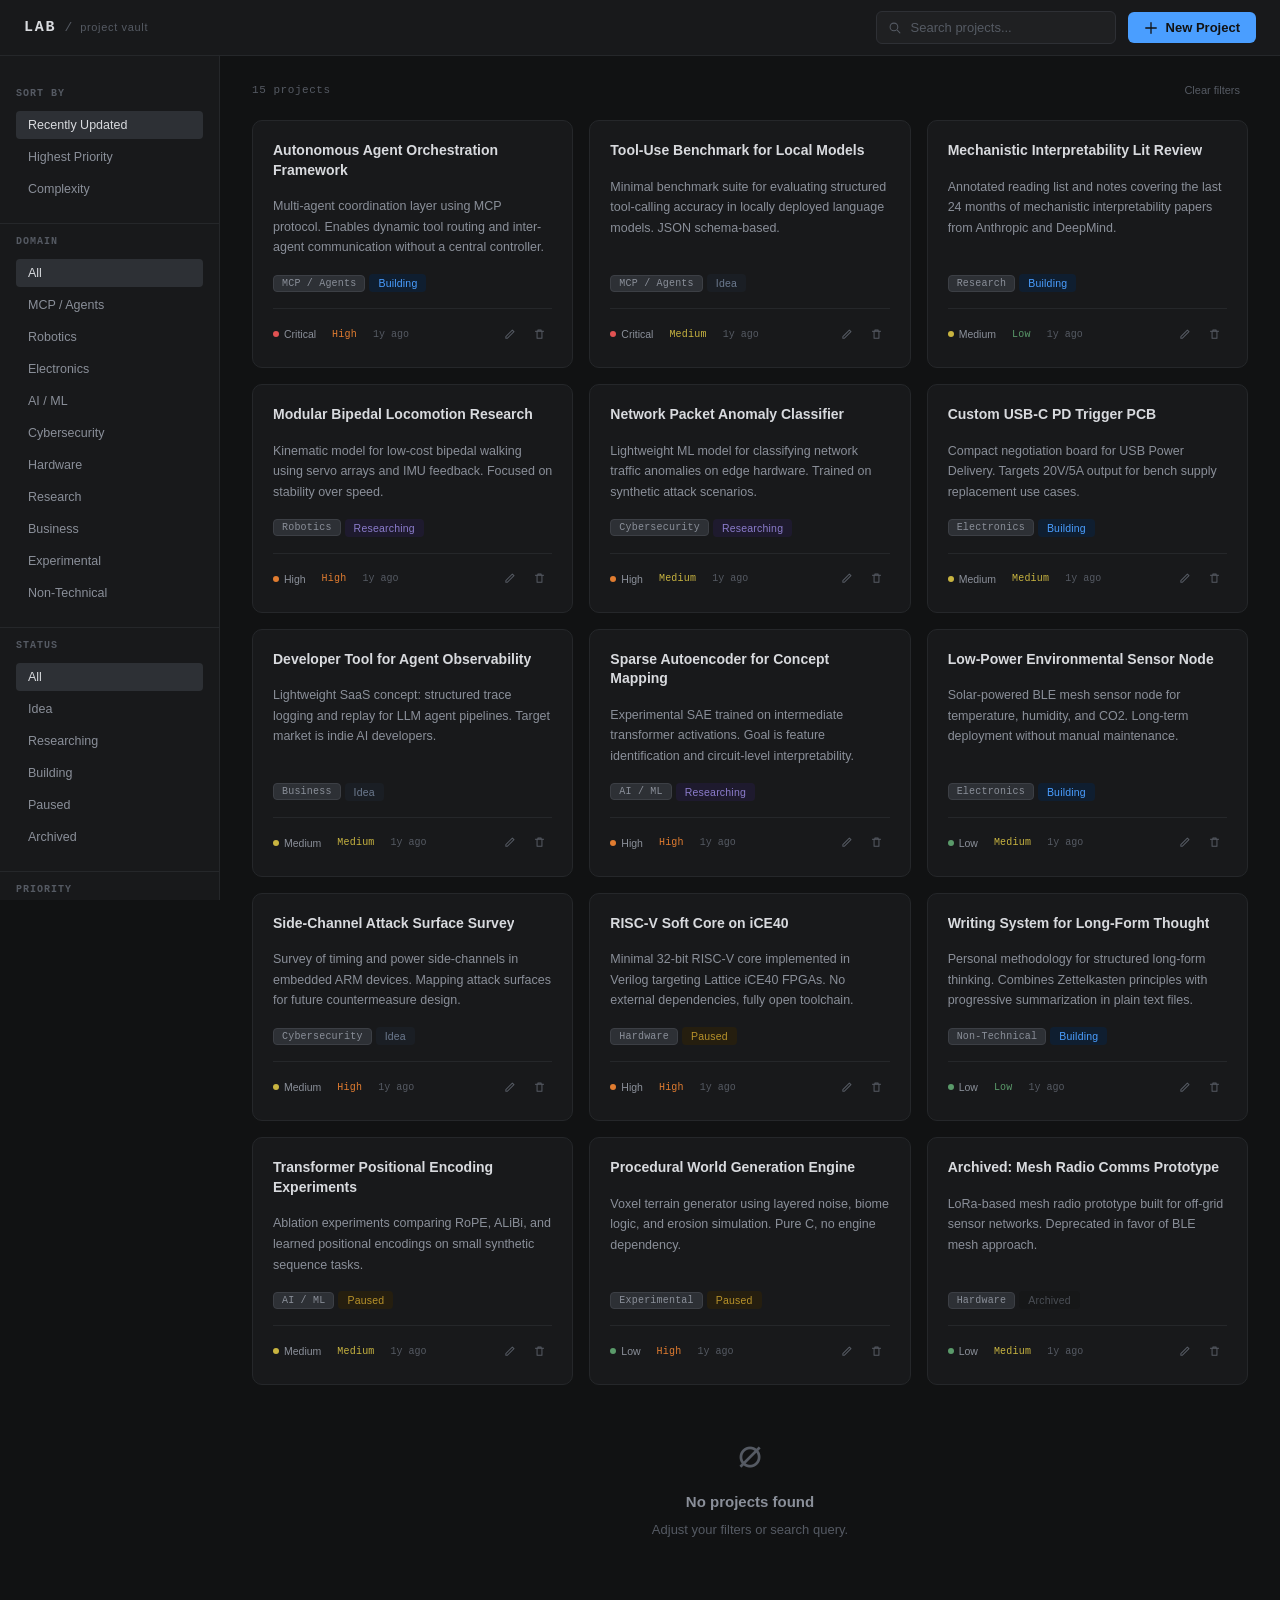
<file: index.html>
<!DOCTYPE html>
<html lang="en">
<head>
  <meta charset="UTF-8" />
  <meta name="viewport" content="width=device-width, initial-scale=1.0" />
  <title>LAB — Project Directory</title>
  <link rel="stylesheet" href="styles.css" />
</head>
<body>

  <!-- =====================
       TOP BAR
  ===================== -->
  <header class="topbar">
    <div class="topbar__brand">
      <span class="topbar__wordmark">LAB</span>
      <span class="topbar__slash">/</span>
      <span class="topbar__subtitle">project vault</span>
    </div>
    <div class="topbar__controls">
      <div class="search-wrap">
        <svg class="search-icon" viewBox="0 0 20 20" fill="none" aria-hidden="true">
          <circle cx="8.5" cy="8.5" r="5.5" stroke="currentColor" stroke-width="1.5"/>
          <path d="M13.5 13.5L17 17" stroke="currentColor" stroke-width="1.5" stroke-linecap="round"/>
        </svg>
        <input
          type="text"
          id="search-input"
          class="search-input"
          placeholder="Search projects..."
          autocomplete="off"
          spellcheck="false"
        />
      </div>
      <button class="btn-add" id="btn-add-project" aria-label="Add new project">
        <svg viewBox="0 0 16 16" fill="none" aria-hidden="true">
          <path d="M8 2v12M2 8h12" stroke="currentColor" stroke-width="1.5" stroke-linecap="round"/>
        </svg>
        New Project
      </button>
    </div>
  </header>

  <!-- =====================
       LAYOUT SHELL
  ===================== -->
  <div class="layout">

    <!-- =====================
         SIDEBAR
    ===================== -->
    <aside class="sidebar" id="sidebar">

      <!-- Sort -->
      <section class="sidebar__section">
        <h3 class="sidebar__heading">Sort By</h3>
        <div class="filter-group" id="sort-group">
          <button class="filter-btn active" data-sort="updated">Recently Updated</button>
          <button class="filter-btn" data-sort="priority">Highest Priority</button>
          <button class="filter-btn" data-sort="complexity">Complexity</button>
        </div>
      </section>

      <!-- Domain Filters -->
      <section class="sidebar__section">
        <h3 class="sidebar__heading">Domain</h3>
        <div class="filter-group" id="domain-group">
          <button class="filter-btn active" data-domain="all">All</button>
          <button class="filter-btn" data-domain="MCP / Agents">MCP / Agents</button>
          <button class="filter-btn" data-domain="Robotics">Robotics</button>
          <button class="filter-btn" data-domain="Electronics">Electronics</button>
          <button class="filter-btn" data-domain="AI / ML">AI / ML</button>
          <button class="filter-btn" data-domain="Cybersecurity">Cybersecurity</button>
          <button class="filter-btn" data-domain="Hardware">Hardware</button>
          <button class="filter-btn" data-domain="Research">Research</button>
          <button class="filter-btn" data-domain="Business">Business</button>
          <button class="filter-btn" data-domain="Experimental">Experimental</button>
          <button class="filter-btn" data-domain="Non-Technical">Non-Technical</button>
        </div>
      </section>

      <!-- Status Filters -->
      <section class="sidebar__section">
        <h3 class="sidebar__heading">Status</h3>
        <div class="filter-group" id="status-group">
          <button class="filter-btn active" data-status="all">All</button>
          <button class="filter-btn" data-status="Idea">Idea</button>
          <button class="filter-btn" data-status="Researching">Researching</button>
          <button class="filter-btn" data-status="Building">Building</button>
          <button class="filter-btn" data-status="Paused">Paused</button>
          <button class="filter-btn" data-status="Archived">Archived</button>
        </div>
      </section>

      <!-- Priority Filters -->
      <section class="sidebar__section">
        <h3 class="sidebar__heading">Priority</h3>
        <div class="filter-group" id="priority-group">
          <button class="filter-btn active" data-priority="all">All</button>
          <button class="filter-btn" data-priority="Critical">Critical</button>
          <button class="filter-btn" data-priority="High">High</button>
          <button class="filter-btn" data-priority="Medium">Medium</button>
          <button class="filter-btn" data-priority="Low">Low</button>
        </div>
      </section>

    </aside>

    <!-- =====================
         MAIN CONTENT
    ===================== -->
    <main class="main" id="main-content">

      <!-- Results meta bar -->
      <div class="results-bar">
        <span class="results-count" id="results-count">— projects</span>
        <button class="clear-filters-btn" id="clear-filters" aria-label="Clear all filters">
          Clear filters
        </button>
      </div>

      <!-- Project Grid -->
      <div class="project-grid" id="project-grid"></div>

      <!-- Empty State -->
      <div class="empty-state" id="empty-state" aria-live="polite" hidden>
        <div class="empty-state__icon" aria-hidden="true">⌀</div>
        <p class="empty-state__heading">No projects found</p>
        <p class="empty-state__body">Adjust your filters or search query.</p>
      </div>

    </main>
  </div>

  <!-- =====================
       ADD / EDIT MODAL
  ===================== -->
  <div class="modal-backdrop" id="modal-backdrop" hidden aria-modal="true" role="dialog" aria-labelledby="modal-title">
    <div class="modal">
      <div class="modal__header">
        <h2 class="modal__title" id="modal-title">New Project</h2>
        <button class="modal__close" id="modal-close" aria-label="Close modal">
          <svg viewBox="0 0 16 16" fill="none" aria-hidden="true">
            <path d="M2 2l12 12M14 2L2 14" stroke="currentColor" stroke-width="1.5" stroke-linecap="round"/>
          </svg>
        </button>
      </div>

      <div class="modal__body">
        <div class="field-row">
          <label class="field-label" for="field-title">Title</label>
          <input class="field-input" type="text" id="field-title" placeholder="Project name" />
        </div>

        <div class="field-row">
          <label class="field-label" for="field-description">Description</label>
          <textarea class="field-input field-textarea" id="field-description" placeholder="Brief description..." rows="3"></textarea>
        </div>

        <div class="field-row-grid">
          <div class="field-row">
            <label class="field-label" for="field-domain">Domain</label>
            <select class="field-input field-select" id="field-domain">
              <option value="MCP / Agents">MCP / Agents</option>
              <option value="Robotics">Robotics</option>
              <option value="Electronics">Electronics</option>
              <option value="AI / ML">AI / ML</option>
              <option value="Cybersecurity">Cybersecurity</option>
              <option value="Hardware">Hardware</option>
              <option value="Research">Research</option>
              <option value="Business">Business</option>
              <option value="Experimental">Experimental</option>
              <option value="Non-Technical">Non-Technical</option>
            </select>
          </div>

          <div class="field-row">
            <label class="field-label" for="field-status">Status</label>
            <select class="field-input field-select" id="field-status">
              <option value="Idea">Idea</option>
              <option value="Researching">Researching</option>
              <option value="Building">Building</option>
              <option value="Paused">Paused</option>
              <option value="Archived">Archived</option>
            </select>
          </div>

          <div class="field-row">
            <label class="field-label" for="field-priority">Priority</label>
            <select class="field-input field-select" id="field-priority">
              <option value="Critical">Critical</option>
              <option value="High">High</option>
              <option value="Medium">Medium</option>
              <option value="Low">Low</option>
            </select>
          </div>

          <div class="field-row">
            <label class="field-label" for="field-complexity">Complexity</label>
            <select class="field-input field-select" id="field-complexity">
              <option value="Low">Low</option>
              <option value="Medium">Medium</option>
              <option value="High">High</option>
            </select>
          </div>
        </div>
      </div>

      <div class="modal__footer">
        <button class="btn-ghost" id="modal-cancel">Cancel</button>
        <button class="btn-primary" id="modal-save">Save Project</button>
      </div>
    </div>
  </div>

  <script src="script.js"></script>
</body>
</html>
</file>
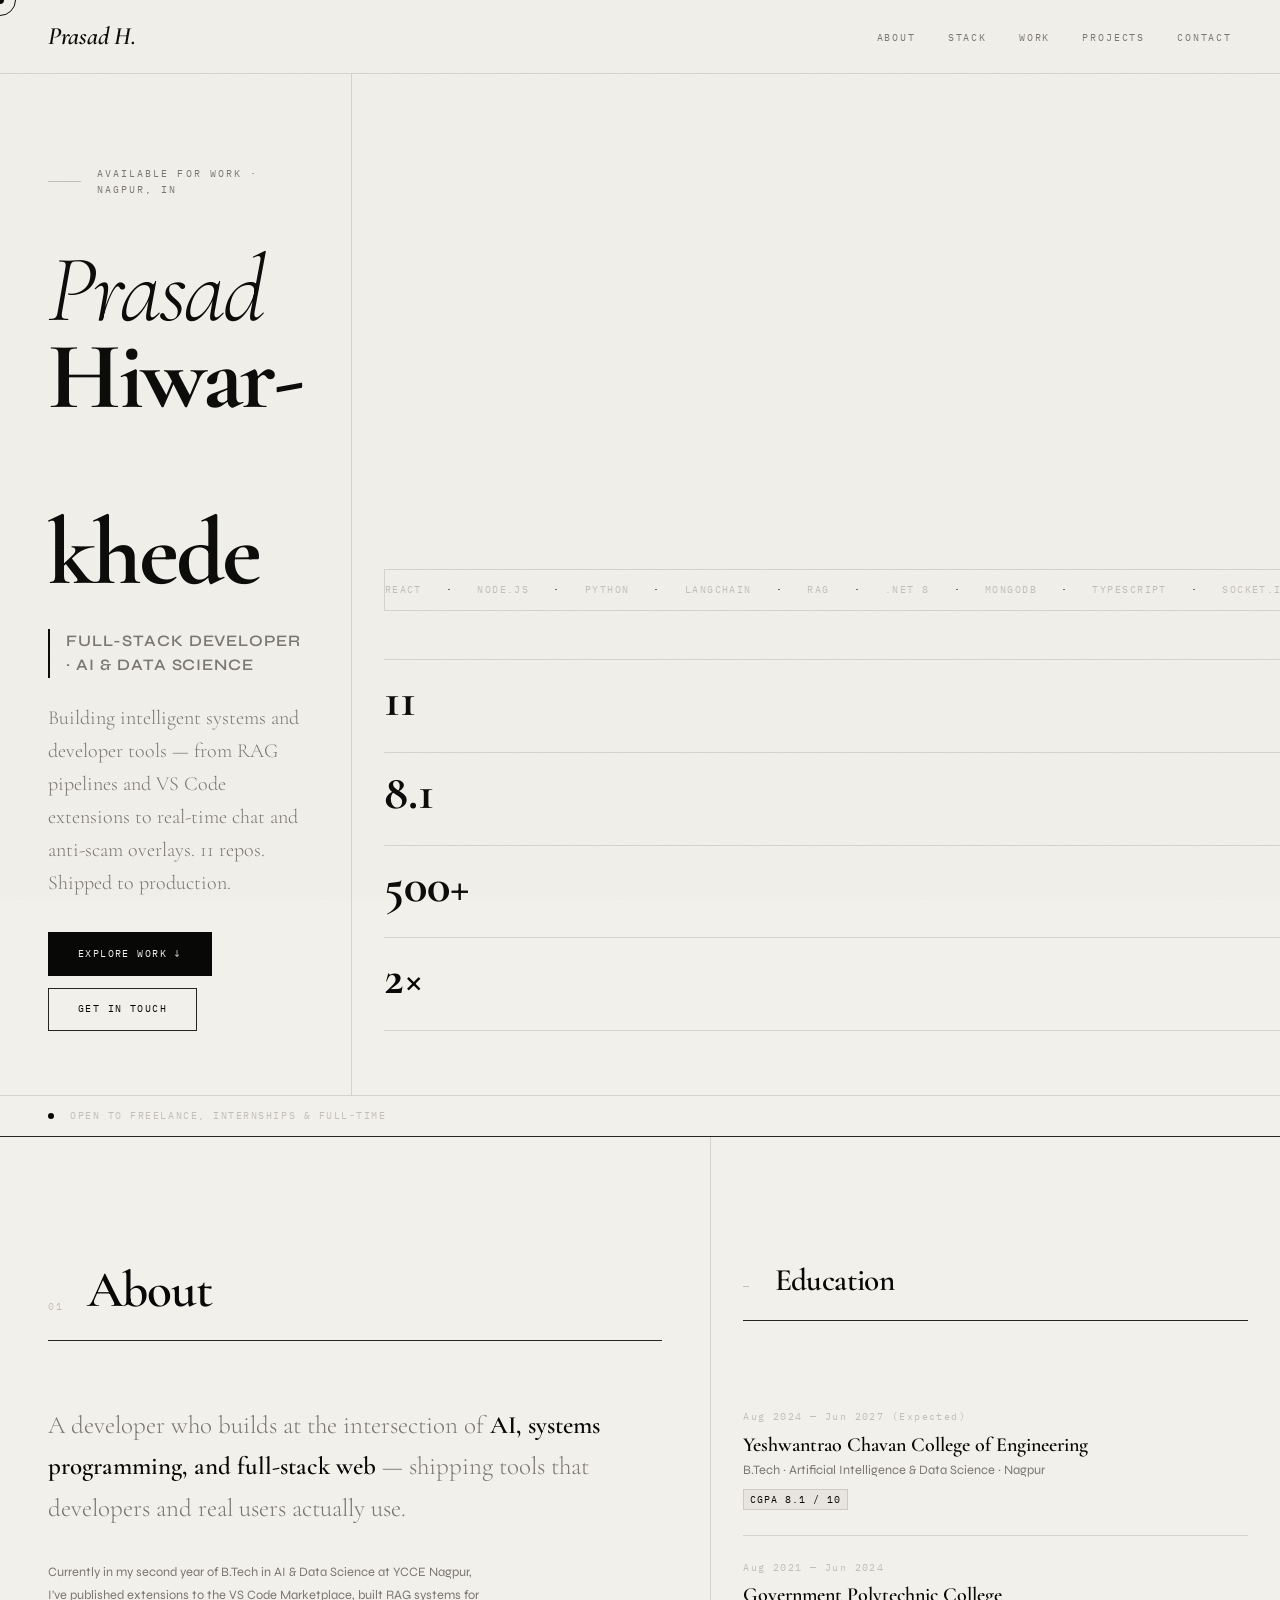
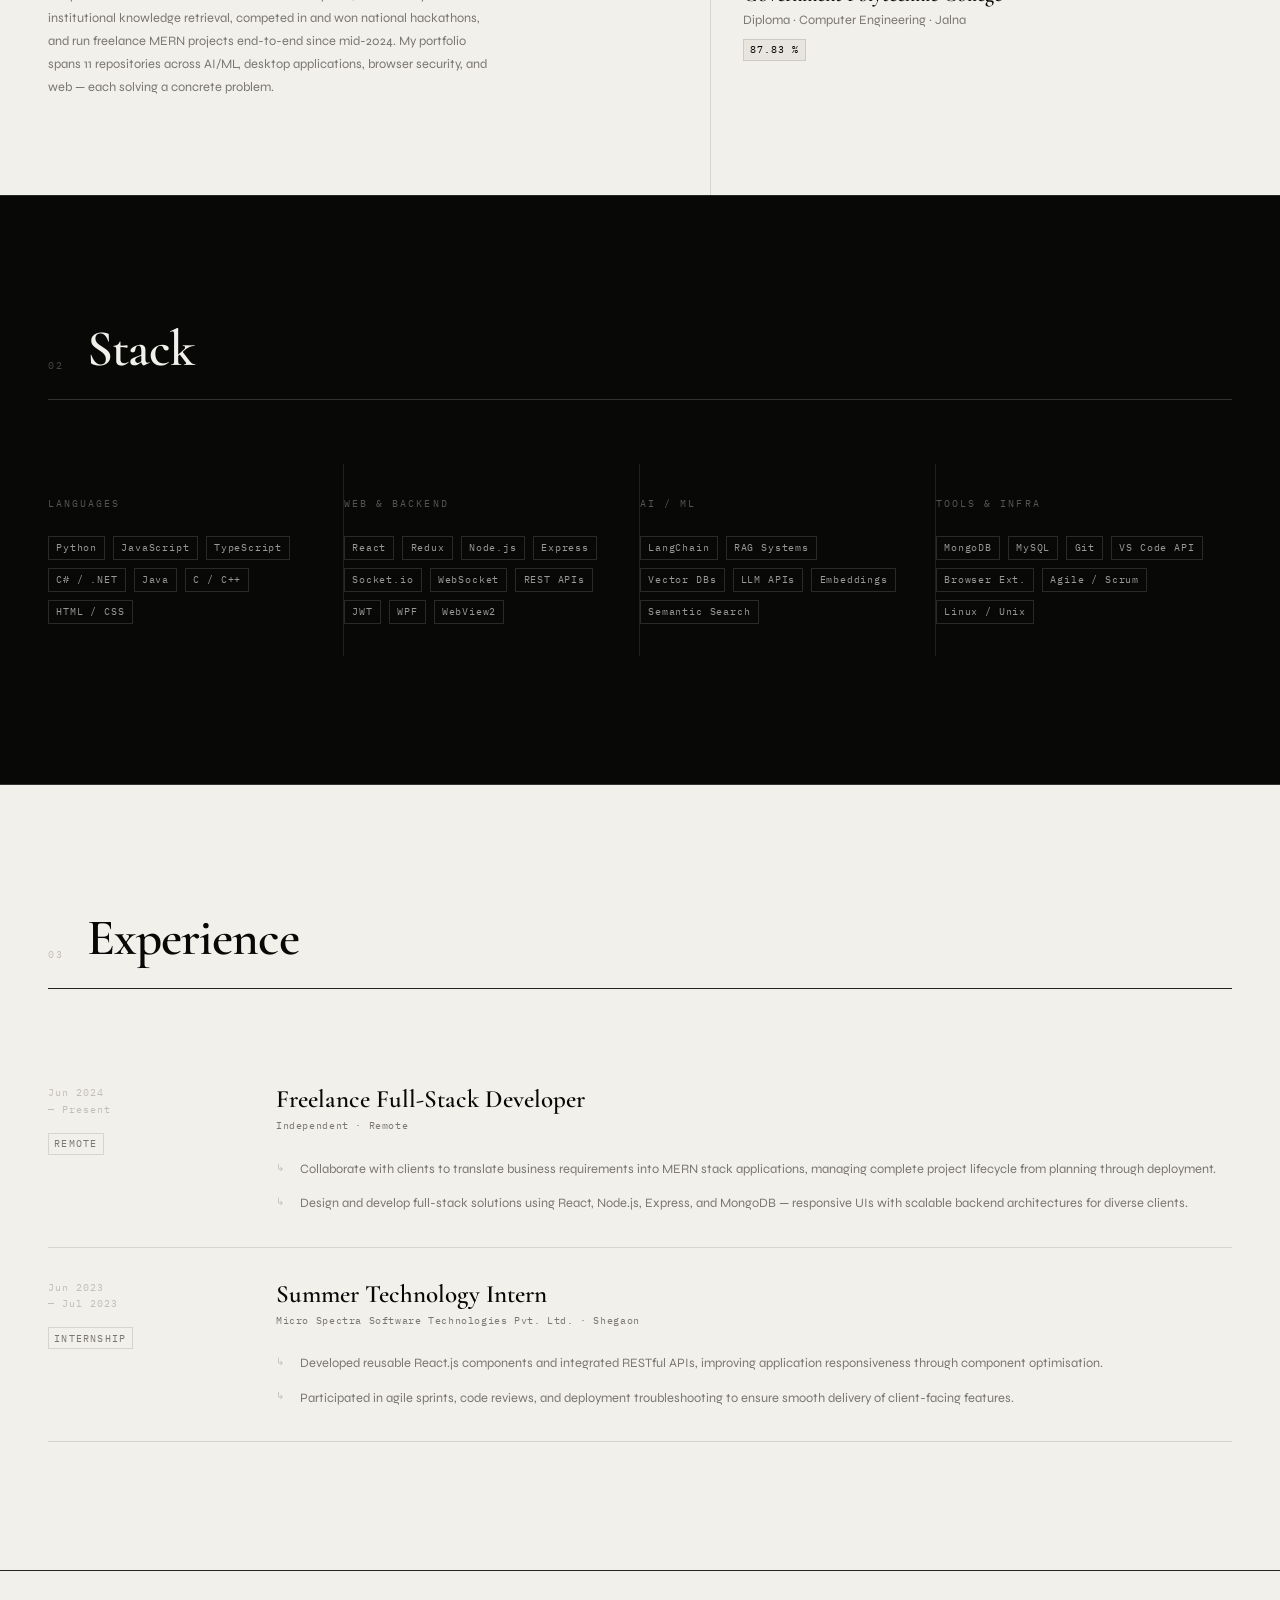
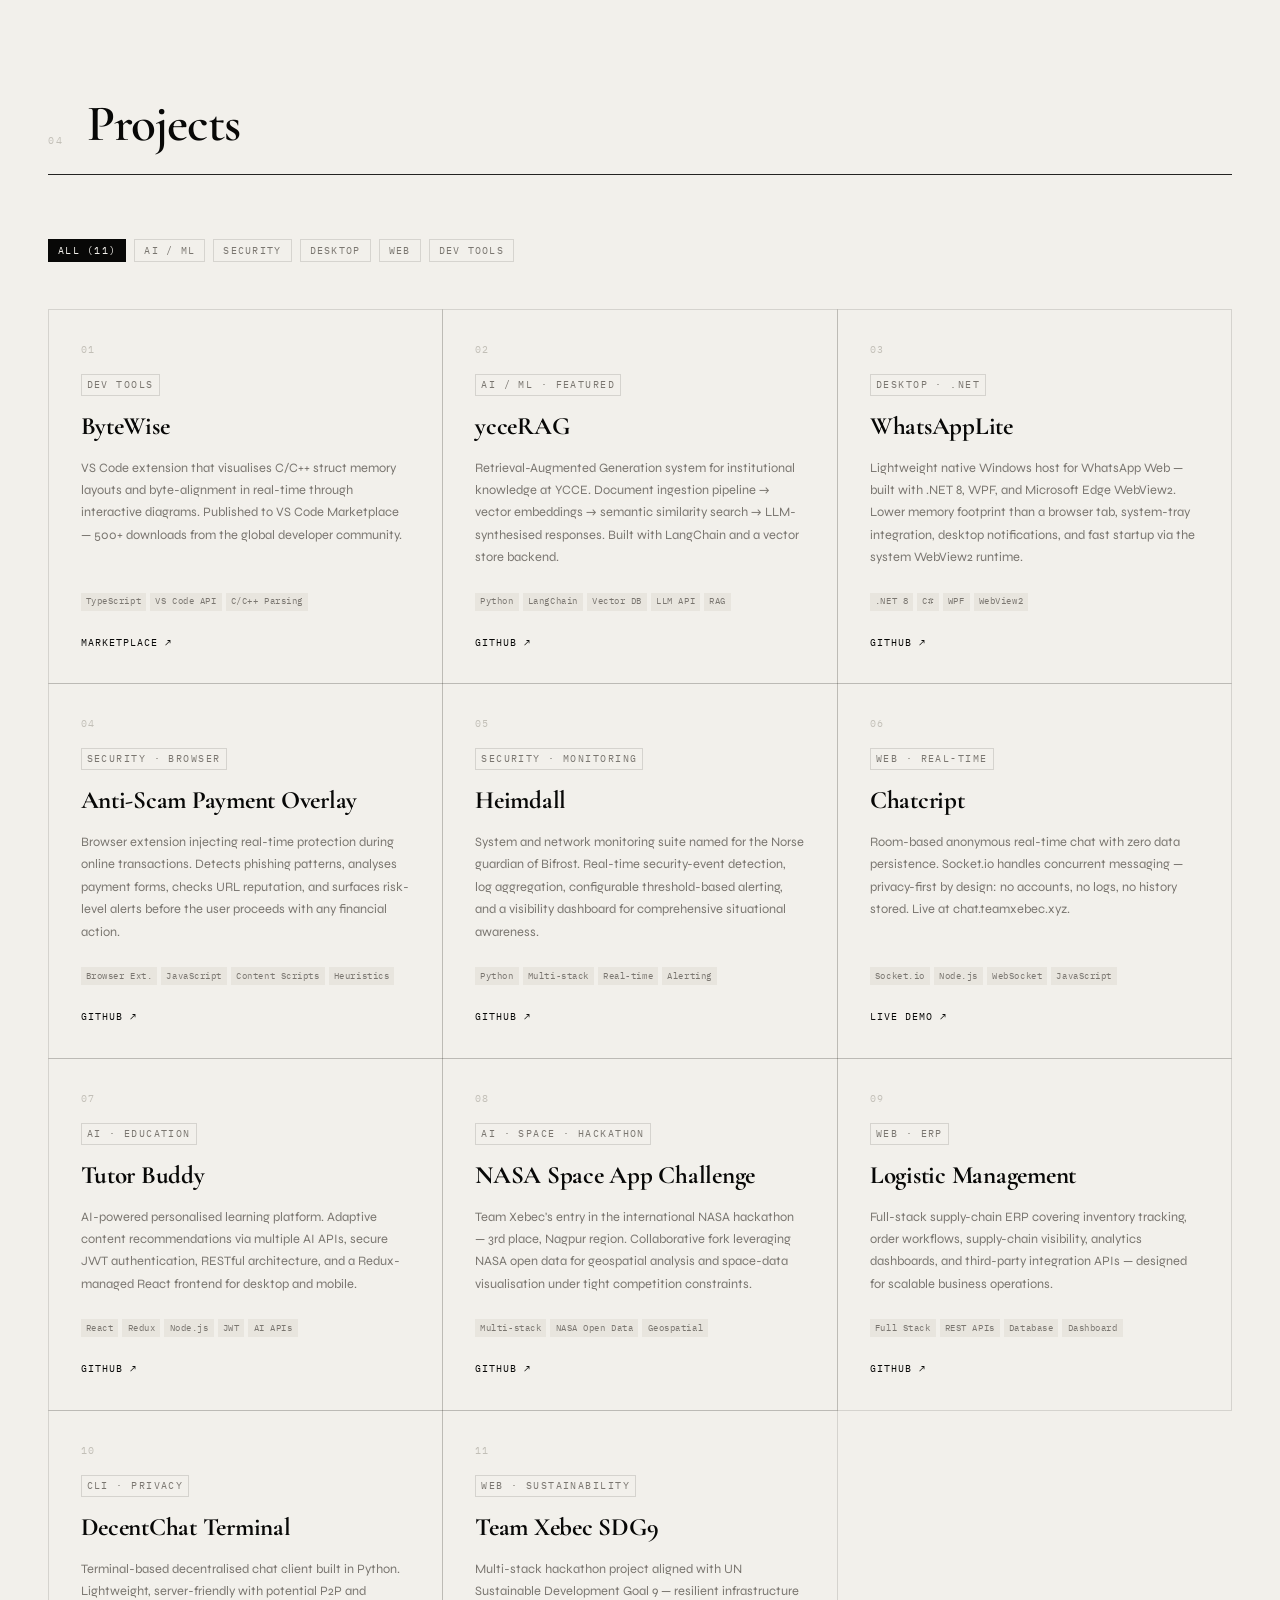
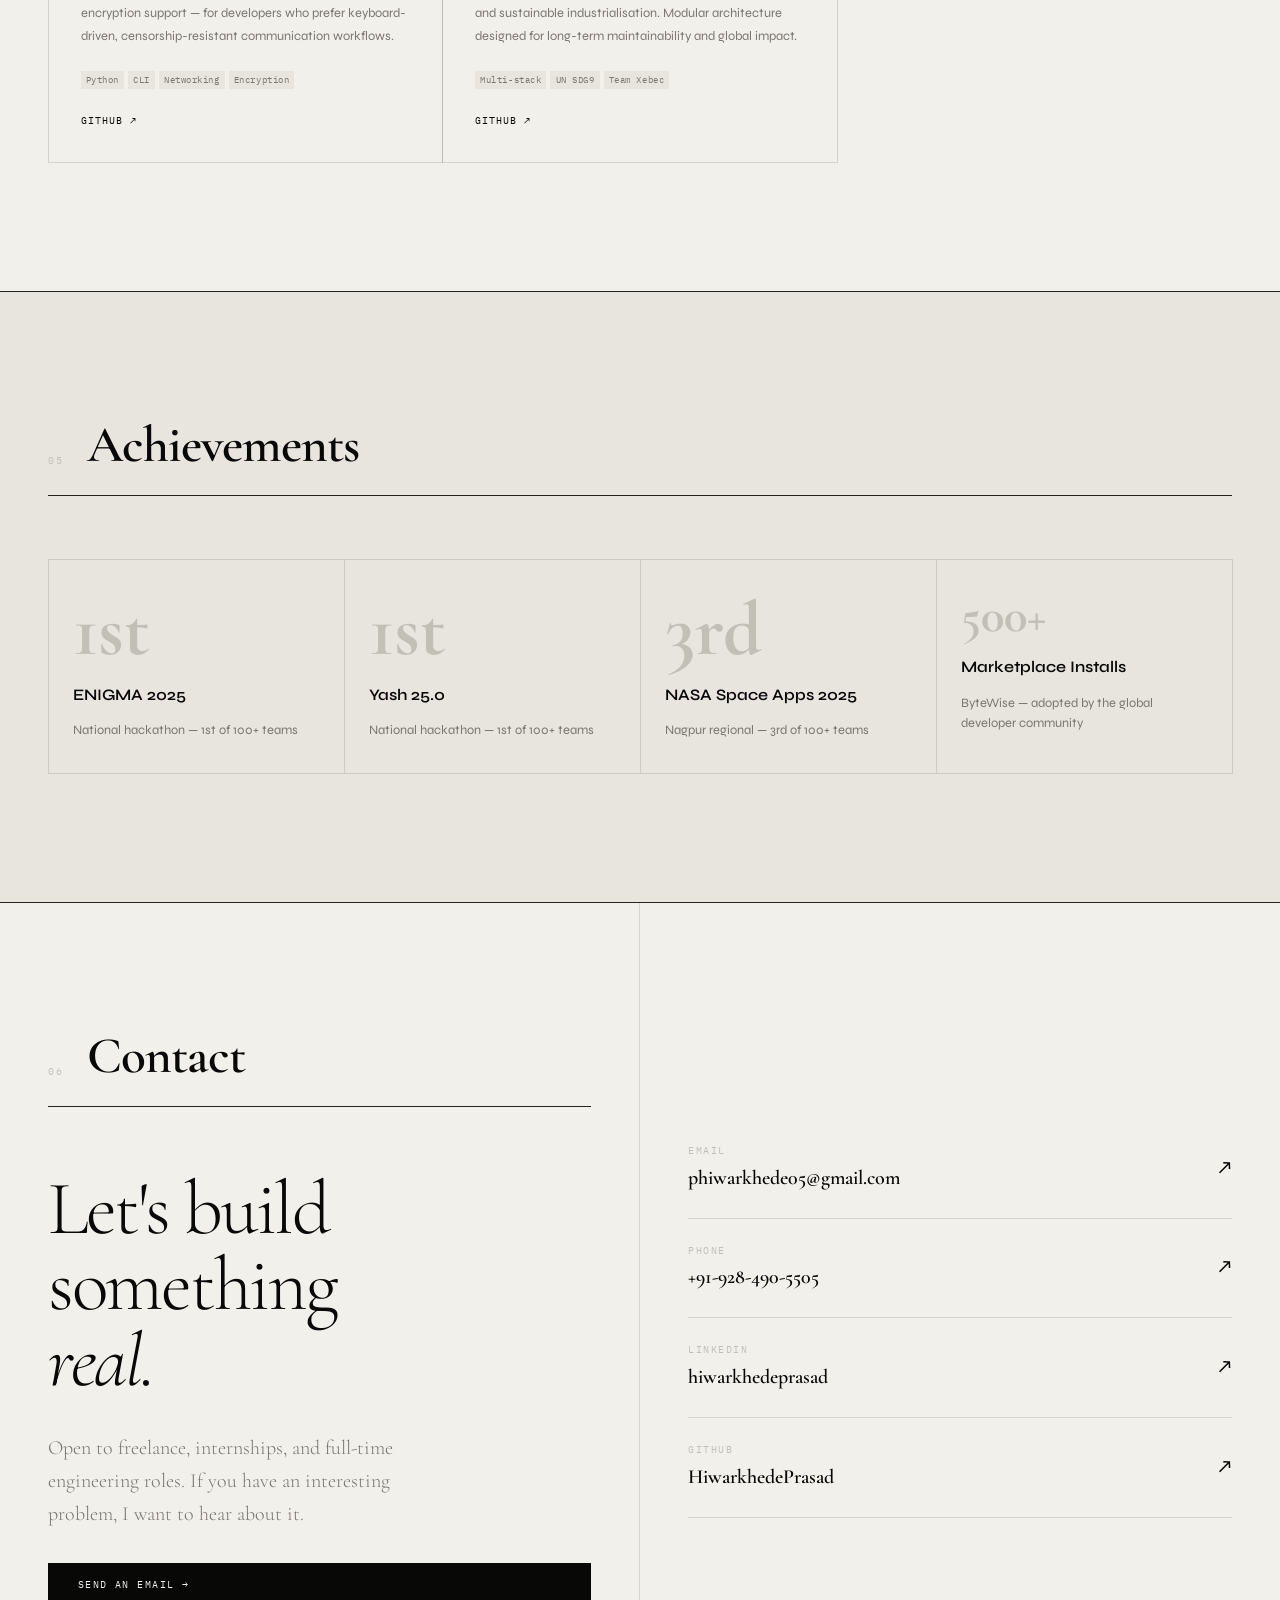
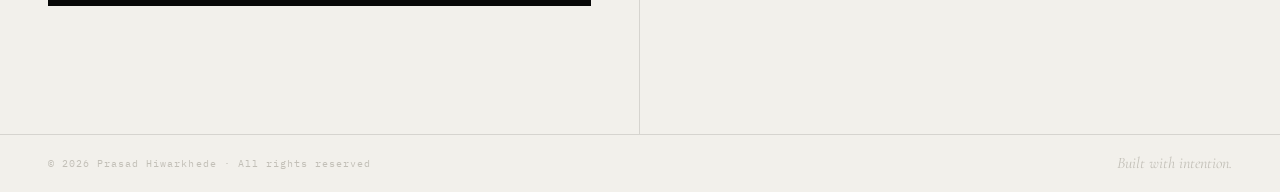
<file: prasad/index.html>
<!DOCTYPE html>
<html lang="en">
<head>
<meta charset="UTF-8">
<meta name="viewport" content="width=device-width, initial-scale=1.0">
<title>Prasad Hiwarkhede — Full-Stack Developer</title>
<link rel="preconnect" href="https://fonts.googleapis.com">
<link href="https://fonts.googleapis.com/css2?family=Cormorant+Garamond:ital,wght@0,300;0,400;0,600;0,700;1,300;1,400;1,600&family=Syne:wght@400;500;600;700;800&family=IBM+Plex+Mono:ital,wght@0,300;0,400;1,300&display=swap" rel="stylesheet">
<style>
:root {
  --ink:       #080807;
  --paper:     #f2f0eb;
  --paper-dim: #e8e5de;
  --fog:       #c2bfb7;
  --mist:      #7a7670;
  --rule:      rgba(8,8,7,0.12);
  --rule-heavy: rgba(8,8,7,0.88);
}
*,*::before,*::after{box-sizing:border-box;margin:0;padding:0}
html{scroll-behavior:smooth}
body{background:var(--paper);color:var(--ink);font-family:'Syne',sans-serif;font-weight:400;line-height:1.55;overflow-x:hidden;cursor:none}

/* GRAIN */
body::after{content:'';position:fixed;inset:0;background-image:url("data:image/svg+xml,%3Csvg xmlns='http://www.w3.org/2000/svg' width='300' height='300'%3E%3Cfilter id='g'%3E%3CfeTurbulence type='fractalNoise' baseFrequency='0.75' numOctaves='4' stitchTiles='stitch'/%3E%3CfeColorMatrix type='saturate' values='0'/%3E%3C/filter%3E%3Crect width='300' height='300' filter='url(%23g)' opacity='0.05'/%3E%3C/svg%3E");pointer-events:none;z-index:9997}

/* CURSOR */
#cur{width:8px;height:8px;background:var(--ink);border-radius:50%;position:fixed;top:0;left:0;pointer-events:none;z-index:9999;transform:translate(-50%,-50%);transition:width .15s,height .15s}
#cur-o{width:32px;height:32px;border:1px solid var(--ink);border-radius:50%;position:fixed;top:0;left:0;pointer-events:none;z-index:9998;transform:translate(-50%,-50%);transition:width .3s ease,height .3s ease,opacity .3s}
.cur-big #cur{width:5px;height:5px}
.cur-big #cur-o{width:52px;height:52px;opacity:.4}

/* NAV */
nav{position:fixed;top:0;left:0;right:0;z-index:900;display:flex;align-items:center;justify-content:space-between;padding:1.5rem 3rem;background:rgba(242,240,235,.93);backdrop-filter:blur(14px);border-bottom:1px solid var(--rule);transition:padding .3s}
nav.shrunk{padding:.75rem 3rem}
.nav-sig{font-family:'Cormorant Garamond',serif;font-size:1.563rem;font-weight:600;font-style:italic;letter-spacing:-.01em;text-decoration:none;color:var(--ink);line-height:1}
.nav-menu{display:flex;gap:2rem;list-style:none}
.nav-menu a{font-family:'IBM Plex Mono',monospace;font-size:.64rem;letter-spacing:.18em;text-transform:uppercase;text-decoration:none;color:var(--mist);transition:color .2s}
.nav-menu a:hover{color:var(--ink)}

/* HERO */
.hero{min-height:100vh;padding-top:70px;display:grid;grid-template-rows:1fr auto;border-bottom:1px solid var(--rule-heavy);animation:rise .9s cubic-bezier(.16,1,.3,1) .1s both}
.hero-stage{display:grid;grid-template-columns:3fr 2fr;border-bottom:1px solid var(--rule)}
.hero-copy{padding:6rem 3rem 4rem;border-right:1px solid var(--rule);display:flex;flex-direction:column;justify-content:space-between}
.eyebrow{display:flex;align-items:center;gap:1rem;margin-bottom:3rem}
.eyebrow-line{width:40px;height:1px;background:var(--fog)}
.eyebrow-txt{font-family:'IBM Plex Mono',monospace;font-size:.64rem;letter-spacing:.2em;text-transform:uppercase;color:var(--mist)}
.hero-hl{font-family:'Cormorant Garamond',serif;font-size:clamp(3.815rem,9vw,5.96rem);font-weight:300;line-height:.92;letter-spacing:-.025em;margin-bottom:2rem}
.hero-hl strong{font-weight:700;display:block}
.hero-hl em{font-style:italic;font-weight:300}
.hero-role{font-family:'Syne',sans-serif;font-size:1rem;font-weight:600;letter-spacing:.06em;text-transform:uppercase;color:var(--mist);margin-bottom:1.5rem;border-left:2px solid var(--ink);padding-left:1rem}
.hero-bio{font-family:'Cormorant Garamond',serif;font-size:1.25rem;font-weight:300;line-height:1.65;color:var(--mist);max-width:46ch;margin-bottom:2rem}
.hero-actions{display:flex;gap:.75rem;flex-wrap:wrap}
.btn{display:inline-flex;align-items:center;gap:.5rem;padding:.8rem 1.8rem;font-family:'IBM Plex Mono',monospace;font-size:.64rem;letter-spacing:.14em;text-transform:uppercase;text-decoration:none;transition:background .2s,color .2s,border-color .2s;cursor:none}
.btn-fill{background:var(--ink);color:var(--paper);border:1px solid var(--ink)}
.btn-fill:hover{background:var(--paper);color:var(--ink)}
.btn-line{background:transparent;color:var(--ink);border:1px solid var(--rule-heavy)}
.btn-line:hover{background:var(--ink);color:var(--paper)}

.hero-aside{padding:6rem 2rem 4rem;display:flex;flex-direction:column;justify-content:flex-end;gap:2rem}
.tag-wrap{overflow:hidden;border:1px solid var(--rule);padding:.75rem 0;margin-bottom:1rem}
.tag-scroll{display:flex;gap:1.5rem;animation:marquee 18s linear infinite;white-space:nowrap;width:max-content}
.tag-scroll span{font-family:'IBM Plex Mono',monospace;font-size:.64rem;letter-spacing:.14em;text-transform:uppercase;color:var(--fog);flex-shrink:0}
.tag-scroll span.dot{color:var(--ink)}
@keyframes marquee{from{transform:translateX(0)}to{transform:translateX(-50%)}}

.stat-stack{display:flex;flex-direction:column}
.stat-row{display:flex;align-items:baseline;justify-content:space-between;padding:1rem 0;border-bottom:1px solid var(--rule)}
.stat-row:first-child{border-top:1px solid var(--rule)}
.stat-val{font-family:'Cormorant Garamond',serif;font-size:3.052rem;font-weight:700;line-height:1}
.stat-key{font-family:'IBM Plex Mono',monospace;font-size:.64rem;letter-spacing:.12em;text-transform:uppercase;color:var(--mist);text-align:right}

.hero-ticker{display:flex;align-items:center;justify-content:space-between;padding:.75rem 3rem}
.ticker-l{display:flex;align-items:center;gap:1rem;font-family:'IBM Plex Mono',monospace;font-size:.64rem;letter-spacing:.15em;text-transform:uppercase;color:var(--fog)}
.t-pulse{width:6px;height:6px;background:var(--ink);border-radius:50%;animation:pulse 2s ease-in-out infinite}
@keyframes pulse{0%,100%{opacity:1;transform:scale(1)}50%{opacity:.3;transform:scale(.7)}}
.ticker-r{font-family:'IBM Plex Mono',monospace;font-size:.64rem;letter-spacing:.1em;color:var(--fog)}

/* SECTION REVEAL */
section{opacity:0;transform:translateY(22px);transition:opacity .65s ease,transform .65s ease}
section.vis{opacity:1;transform:none}

.s-head{display:flex;align-items:flex-end;gap:1.5rem;padding-bottom:1.5rem;border-bottom:1px solid var(--rule-heavy);margin-bottom:4rem}
.s-idx{font-family:'IBM Plex Mono',monospace;font-size:.64rem;letter-spacing:.15em;color:var(--fog);padding-bottom:.15em}
.s-title{font-family:'Cormorant Garamond',serif;font-size:clamp(2.441rem,4vw,3.815rem);font-weight:600;line-height:1;letter-spacing:-.02em}

/* ABOUT */
#about{display:grid;grid-template-columns:5fr 4fr;border-bottom:1px solid var(--rule-heavy)}
.about-body{padding:8rem 3rem 6rem;border-right:1px solid var(--rule)}
.about-sidebar{padding:8rem 2rem 6rem}
.about-intro{font-family:'Cormorant Garamond',serif;font-size:1.563rem;font-weight:300;line-height:1.65;color:var(--mist);margin-bottom:2rem;max-width:52ch}
.about-intro strong{color:var(--ink);font-weight:600}
.about-detail{font-size:.8rem;color:var(--mist);line-height:1.8;max-width:55ch}
.edu-entry{padding:1.5rem 0;border-bottom:1px solid var(--rule)}
.edu-entry:last-child{border-bottom:none}
.edu-yr{font-family:'IBM Plex Mono',monospace;font-size:.64rem;letter-spacing:.14em;color:var(--fog);margin-bottom:.5rem}
.edu-inst{font-family:'Cormorant Garamond',serif;font-size:1.25rem;font-weight:600;line-height:1.2;margin-bottom:.25rem}
.edu-prog{font-size:.8rem;color:var(--mist)}
.edu-grade{display:inline-block;margin-top:.5rem;font-family:'IBM Plex Mono',monospace;font-size:.64rem;letter-spacing:.1em;padding:.18em .55em;background:var(--paper-dim);border:1px solid var(--rule)}

/* SKILLS */
#skills{background:var(--ink);color:var(--paper);border-bottom:1px solid #333;padding:8rem 3rem}
#skills .s-title{color:var(--paper)}
#skills .s-idx{color:#444}
#skills .s-head{border-bottom-color:#333}
.skills-row{display:grid;grid-template-columns:repeat(4,1fr);gap:0}
.skill-col{padding:2rem 2rem 2rem 0;border-right:1px solid #1f1f1e}
.skill-col:last-child{border-right:none;padding-right:0}
.skill-col-head{font-family:'IBM Plex Mono',monospace;font-size:.64rem;letter-spacing:.2em;text-transform:uppercase;color:#555;margin-bottom:1.5rem}
.pill-wrap{display:flex;flex-wrap:wrap;gap:.5rem}
.pill{font-family:'IBM Plex Mono',monospace;font-size:.64rem;letter-spacing:.08em;padding:.3em .7em;border:1px solid #2a2a29;color:#999;transition:border-color .2s,color .2s}
.pill:hover{border-color:#777;color:var(--paper)}

/* EXPERIENCE */
#experience{padding:8rem 3rem;border-bottom:1px solid var(--rule-heavy)}
.exp-entry{display:grid;grid-template-columns:180px 1fr;gap:3rem;padding:2rem 0;border-bottom:1px solid var(--rule)}
.exp-entry:first-of-type{padding-top:0}
.exp-period{font-family:'IBM Plex Mono',monospace;font-size:.64rem;letter-spacing:.1em;color:var(--fog);line-height:1.6;margin-bottom:.75rem}
.exp-badge{display:inline-block;font-family:'IBM Plex Mono',monospace;font-size:.64rem;letter-spacing:.12em;text-transform:uppercase;padding:.2em .5em;border:1px solid var(--rule);color:var(--mist)}
.exp-title{font-family:'Cormorant Garamond',serif;font-size:1.563rem;font-weight:600;line-height:1.15;margin-bottom:.25rem}
.exp-org{font-family:'IBM Plex Mono',monospace;font-size:.64rem;color:var(--mist);letter-spacing:.06em;margin-bottom:1.5rem}
.exp-pts{list-style:none;display:flex;flex-direction:column;gap:.75rem}
.exp-pts li{font-size:.8rem;color:var(--mist);line-height:1.75;padding-left:1.5rem;position:relative}
.exp-pts li::before{content:'↳';position:absolute;left:0;color:var(--fog);font-size:.64rem;top:.15em}

/* PROJECTS */
#projects{padding:8rem 3rem;border-bottom:1px solid var(--rule-heavy)}
.filter-bar{display:flex;gap:.5rem;flex-wrap:wrap;margin-bottom:3rem}
.f-btn{font-family:'IBM Plex Mono',monospace;font-size:.64rem;letter-spacing:.12em;text-transform:uppercase;padding:.35em .9em;border:1px solid var(--rule);background:transparent;color:var(--mist);cursor:none;transition:all .2s}
.f-btn:hover,.f-btn.active{background:var(--ink);color:var(--paper);border-color:var(--ink)}

.proj-grid{display:grid;grid-template-columns:repeat(3,1fr)}
.proj-card{padding:2rem;border:1px solid var(--rule);margin:-.5px;display:flex;flex-direction:column;transition:background .25s;position:relative;overflow:hidden}
.proj-card::before{content:'';position:absolute;top:0;left:0;width:100%;height:2px;background:var(--ink);transform:scaleX(0);transform-origin:left;transition:transform .3s ease}
.proj-card:hover::before{transform:scaleX(1)}
.proj-card:hover{background:#eeece7}
.proj-card.hidden{display:none}

.proj-num{font-family:'IBM Plex Mono',monospace;font-size:.64rem;letter-spacing:.12em;color:var(--fog);margin-bottom:1rem}
.proj-domain{font-family:'IBM Plex Mono',monospace;font-size:.64rem;letter-spacing:.14em;text-transform:uppercase;color:var(--mist);padding:.2em .5em;border:1px solid var(--rule);display:inline-block;margin-bottom:1rem;width:fit-content}
.proj-name{font-family:'Cormorant Garamond',serif;font-size:1.563rem;font-weight:700;line-height:1.15;letter-spacing:-.01em;margin-bottom:1rem}
.proj-desc{font-size:.8rem;color:var(--mist);line-height:1.75;flex:1;margin-bottom:1.5rem}
.proj-tech{display:flex;flex-wrap:wrap;gap:.25rem;margin-bottom:1.5rem}
.tc{font-family:'IBM Plex Mono',monospace;font-size:.58rem;letter-spacing:.06em;padding:.2em .55em;background:var(--paper-dim);color:var(--mist)}
.proj-link{display:inline-flex;align-items:center;gap:.5rem;font-family:'IBM Plex Mono',monospace;font-size:.64rem;letter-spacing:.1em;text-transform:uppercase;text-decoration:none;color:var(--ink);border-bottom:1px solid transparent;transition:border-color .2s;cursor:none;width:fit-content}
.proj-link:hover{border-bottom-color:var(--ink)}

/* ACHIEVEMENTS */
#achievements{background:var(--paper-dim);padding:8rem 3rem;border-bottom:1px solid var(--rule-heavy)}
.ach-grid{display:grid;grid-template-columns:repeat(4,1fr);gap:0}
.ach-card{padding:2rem 1.5rem;border:1px solid var(--rule);margin:-.5px;display:flex;flex-direction:column;gap:1rem;background:var(--paper-dim);transition:background .2s}
.ach-card:hover{background:var(--paper)}
.ach-rank{font-family:'Cormorant Garamond',serif;font-size:4.768rem;font-weight:700;line-height:1;color:var(--fog)}
.ach-title{font-family:'Syne',sans-serif;font-size:1rem;font-weight:600;line-height:1.3}
.ach-sub{font-size:.8rem;color:var(--mist)}

/* CONTACT */
#contact{display:grid;grid-template-columns:1fr 1fr;min-height:70vh}
.contact-l{padding:8rem 3rem;border-right:1px solid var(--rule);display:flex;flex-direction:column;justify-content:space-between}
.contact-big{font-family:'Cormorant Garamond',serif;font-size:clamp(3.052rem,6vw,4.768rem);font-weight:300;line-height:1;letter-spacing:-.03em;margin-bottom:2rem}
.contact-big em{font-style:italic}
.contact-sub{font-family:'Cormorant Garamond',serif;font-size:1.25rem;color:var(--mist);font-weight:300;max-width:36ch;line-height:1.65;margin-bottom:2rem}
.contact-r{padding:8rem 3rem;display:flex;flex-direction:column;justify-content:center}
.clink{display:flex;align-items:center;justify-content:space-between;padding:1.5rem 0;border-bottom:1px solid var(--rule);text-decoration:none;color:var(--ink);transition:padding-left .3s;cursor:none}
.clink:hover{padding-left:1rem}
.clink-label{font-family:'IBM Plex Mono',monospace;font-size:.64rem;letter-spacing:.15em;text-transform:uppercase;color:var(--fog);display:block;margin-bottom:.25rem}
.clink-val{font-family:'Cormorant Garamond',serif;font-size:1.25rem;font-weight:600}
.clink-arr{font-size:1.25rem;transition:transform .3s}
.clink:hover .clink-arr{transform:translate(5px,-5px)}

/* FOOTER */
footer{display:flex;align-items:center;justify-content:space-between;padding:1rem 3rem;border-top:1px solid var(--rule)}
.foot-l{font-family:'IBM Plex Mono',monospace;font-size:.64rem;letter-spacing:.1em;color:var(--fog)}
.foot-r{font-family:'Cormorant Garamond',serif;font-size:1rem;font-style:italic;color:var(--fog)}

@keyframes rise{from{opacity:0;transform:translateY(18px)}to{opacity:1;transform:none}}

/* MOBILE */
@media(max-width:960px){
  nav{padding:1rem 1.5rem}nav.shrunk{padding:.75rem 1.5rem}
  .nav-menu{display:none}
  .hero-stage{grid-template-columns:1fr}
  .hero-copy{padding:4rem 1.5rem 3rem;border-right:none;border-bottom:1px solid var(--rule)}
  .hero-aside{padding:2rem 1.5rem}
  #about{grid-template-columns:1fr}
  .about-body{border-right:none;border-bottom:1px solid var(--rule);padding:4rem 1.5rem}
  .about-sidebar{padding:2rem 1.5rem}
  .skills-row{grid-template-columns:1fr 1fr}
  #skills{padding:4rem 1.5rem}
  #experience{padding:4rem 1.5rem}
  .exp-entry{grid-template-columns:1fr;gap:1rem}
  #projects{padding:4rem 1.5rem}
  .proj-grid{grid-template-columns:1fr}
  .ach-grid{grid-template-columns:1fr 1fr}
  #achievements{padding:4rem 1.5rem}
  #contact{grid-template-columns:1fr}
  .contact-l{border-right:none;border-bottom:1px solid var(--rule);padding:4rem 1.5rem}
  .contact-r{padding:2rem 1.5rem}
  footer{flex-direction:column;gap:.5rem;text-align:center;padding:1rem 1.5rem}
  .hero-ticker{padding:.75rem 1.5rem}
}
</style>
</head>
<body>

<div id="cur"></div>
<div id="cur-o"></div>

<!-- NAV -->
<nav id="nav">
  <a class="nav-sig" href="#">Prasad H.</a>
  <ul class="nav-menu">
    <li><a href="#about">About</a></li>
    <li><a href="#skills">Stack</a></li>
    <li><a href="#experience">Work</a></li>
    <li><a href="#projects">Projects</a></li>
    <li><a href="#contact">Contact</a></li>
  </ul>
</nav>

<!-- HERO -->
<section class="hero vis" id="hero">
  <div class="hero-stage">
    <div class="hero-copy">
      <div>
        <div class="eyebrow">
          <div class="eyebrow-line"></div>
          <span class="eyebrow-txt">Available for work · Nagpur, IN</span>
        </div>
        <h1 class="hero-hl">
          <em>Prasad</em><br>
          <strong>Hiwar-</strong><br>
          <strong>khede</strong>
        </h1>
      </div>
      <div>
        <div class="hero-role">Full-Stack Developer · AI &amp; Data Science</div>
        <p class="hero-bio">
          Building intelligent systems and developer tools — from RAG pipelines and VS Code extensions to real-time chat and anti-scam overlays. 11 repos. Shipped to production.
        </p>
        <div class="hero-actions">
          <a href="#projects" class="btn btn-fill">Explore Work ↓</a>
          <a href="#contact" class="btn btn-line">Get in Touch</a>
        </div>
      </div>
    </div>

    <div class="hero-aside">
      <div class="tag-wrap">
        <div class="tag-scroll">
          <span>React</span><span class="dot">·</span><span>Node.js</span><span class="dot">·</span><span>Python</span><span class="dot">·</span><span>LangChain</span><span class="dot">·</span><span>RAG</span><span class="dot">·</span><span>.NET 8</span><span class="dot">·</span><span>MongoDB</span><span class="dot">·</span><span>TypeScript</span><span class="dot">·</span><span>Socket.io</span><span class="dot">·</span><span>WPF</span><span class="dot">·</span><span>Java</span><span class="dot">·</span><span>C/C++</span><span class="dot">·</span>
          <span>React</span><span class="dot">·</span><span>Node.js</span><span class="dot">·</span><span>Python</span><span class="dot">·</span><span>LangChain</span><span class="dot">·</span><span>RAG</span><span class="dot">·</span><span>.NET 8</span><span class="dot">·</span><span>MongoDB</span><span class="dot">·</span><span>TypeScript</span><span class="dot">·</span><span>Socket.io</span><span class="dot">·</span><span>WPF</span><span class="dot">·</span><span>Java</span><span class="dot">·</span><span>C/C++</span><span class="dot">·</span>
        </div>
      </div>
      <div class="stat-stack">
        <div class="stat-row"><span class="stat-val">11</span><span class="stat-key">GitHub<br>Repos</span></div>
        <div class="stat-row"><span class="stat-val">8.1</span><span class="stat-key">CGPA<br>/ 10</span></div>
        <div class="stat-row"><span class="stat-val">500+</span><span class="stat-key">Marketplace<br>Downloads</span></div>
        <div class="stat-row"><span class="stat-val">2×</span><span class="stat-key">Hackathon<br>1st Place</span></div>
      </div>
    </div>
  </div>
  <div class="hero-ticker">
    <div class="ticker-l"><div class="t-pulse"></div>Open to freelance, internships &amp; full-time</div>
    <div class="ticker-r">B.Tech · YCCE Nagpur · 2027</div>
  </div>
</section>

<!-- ABOUT -->
<section id="about">
  <div class="about-body">
    <div class="s-head"><span class="s-idx">01</span><h2 class="s-title">About</h2></div>
    <p class="about-intro">A developer who builds at the intersection of <strong>AI, systems programming, and full-stack web</strong> — shipping tools that developers and real users actually use.</p>
    <p class="about-detail">Currently in my second year of B.Tech in AI &amp; Data Science at YCCE Nagpur, I've published extensions to the VS Code Marketplace, built RAG systems for institutional knowledge retrieval, competed in and won national hackathons, and run freelance MERN projects end-to-end since mid-2024. My portfolio spans 11 repositories across AI/ML, desktop applications, browser security, and web — each solving a concrete problem.</p>
  </div>
  <div class="about-sidebar">
    <div class="s-head"><span class="s-idx">—</span><h2 class="s-title" style="font-size:1.953rem">Education</h2></div>
    <div class="edu-entry">
      <div class="edu-yr">Aug 2024 — Jun 2027 (Expected)</div>
      <div class="edu-inst">Yeshwantrao Chavan College of Engineering</div>
      <div class="edu-prog">B.Tech · Artificial Intelligence &amp; Data Science · Nagpur</div>
      <span class="edu-grade">CGPA 8.1 / 10</span>
    </div>
    <div class="edu-entry">
      <div class="edu-yr">Aug 2021 — Jun 2024</div>
      <div class="edu-inst">Government Polytechnic College</div>
      <div class="edu-prog">Diploma · Computer Engineering · Jalna</div>
      <span class="edu-grade">87.83 %</span>
    </div>
  </div>
</section>

<!-- SKILLS -->
<section id="skills">
  <div class="s-head"><span class="s-idx">02</span><h2 class="s-title">Stack</h2></div>
  <div class="skills-row">
    <div class="skill-col">
      <div class="skill-col-head">Languages</div>
      <div class="pill-wrap">
        <span class="pill">Python</span><span class="pill">JavaScript</span><span class="pill">TypeScript</span><span class="pill">C# / .NET</span><span class="pill">Java</span><span class="pill">C / C++</span><span class="pill">HTML / CSS</span>
      </div>
    </div>
    <div class="skill-col">
      <div class="skill-col-head">Web &amp; Backend</div>
      <div class="pill-wrap">
        <span class="pill">React</span><span class="pill">Redux</span><span class="pill">Node.js</span><span class="pill">Express</span><span class="pill">Socket.io</span><span class="pill">WebSocket</span><span class="pill">REST APIs</span><span class="pill">JWT</span><span class="pill">WPF</span><span class="pill">WebView2</span>
      </div>
    </div>
    <div class="skill-col">
      <div class="skill-col-head">AI / ML</div>
      <div class="pill-wrap">
        <span class="pill">LangChain</span><span class="pill">RAG Systems</span><span class="pill">Vector DBs</span><span class="pill">LLM APIs</span><span class="pill">Embeddings</span><span class="pill">Semantic Search</span>
      </div>
    </div>
    <div class="skill-col">
      <div class="skill-col-head">Tools &amp; Infra</div>
      <div class="pill-wrap">
        <span class="pill">MongoDB</span><span class="pill">MySQL</span><span class="pill">Git</span><span class="pill">VS Code API</span><span class="pill">Browser Ext.</span><span class="pill">Agile / Scrum</span><span class="pill">Linux / Unix</span>
      </div>
    </div>
  </div>
</section>

<!-- EXPERIENCE -->
<section id="experience">
  <div class="s-head"><span class="s-idx">03</span><h2 class="s-title">Experience</h2></div>
  <div class="exp-entry">
    <div class="exp-left">
      <div class="exp-period">Jun 2024<br>— Present</div>
      <span class="exp-badge">Remote</span>
    </div>
    <div class="exp-right">
      <div class="exp-title">Freelance Full-Stack Developer</div>
      <div class="exp-org">Independent · Remote</div>
      <ul class="exp-pts">
        <li>Collaborate with clients to translate business requirements into MERN stack applications, managing complete project lifecycle from planning through deployment.</li>
        <li>Design and develop full-stack solutions using React, Node.js, Express, and MongoDB — responsive UIs with scalable backend architectures for diverse clients.</li>
      </ul>
    </div>
  </div>
  <div class="exp-entry">
    <div class="exp-left">
      <div class="exp-period">Jun 2023<br>— Jul 2023</div>
      <span class="exp-badge">Internship</span>
    </div>
    <div class="exp-right">
      <div class="exp-title">Summer Technology Intern</div>
      <div class="exp-org">Micro Spectra Software Technologies Pvt. Ltd. · Shegaon</div>
      <ul class="exp-pts">
        <li>Developed reusable React.js components and integrated RESTful APIs, improving application responsiveness through component optimisation.</li>
        <li>Participated in agile sprints, code reviews, and deployment troubleshooting to ensure smooth delivery of client-facing features.</li>
      </ul>
    </div>
  </div>
</section>

<!-- PROJECTS -->
<section id="projects">
  <div class="s-head"><span class="s-idx">04</span><h2 class="s-title">Projects</h2></div>

  <div class="filter-bar">
    <button class="f-btn active" data-filter="all">All (11)</button>
    <button class="f-btn" data-filter="ai-ml">AI / ML</button>
    <button class="f-btn" data-filter="security">Security</button>
    <button class="f-btn" data-filter="desktop">Desktop</button>
    <button class="f-btn" data-filter="web">Web</button>
    <button class="f-btn" data-filter="tools">Dev Tools</button>
  </div>

  <div class="proj-grid" id="pg">

    <div class="proj-card" data-domain="tools">
      <div class="proj-num">01</div>
      <span class="proj-domain">Dev Tools</span>
      <h3 class="proj-name">ByteWise</h3>
      <p class="proj-desc">VS Code extension that visualises C/C++ struct memory layouts and byte-alignment in real-time through interactive diagrams. Published to VS Code Marketplace — 500+ downloads from the global developer community.</p>
      <div class="proj-tech"><span class="tc">TypeScript</span><span class="tc">VS Code API</span><span class="tc">C/C++ Parsing</span></div>
      <a href="https://marketplace.visualstudio.com" class="proj-link" target="_blank">Marketplace ↗</a>
    </div>

    <div class="proj-card" data-domain="ai-ml">
      <div class="proj-num">02</div>
      <span class="proj-domain">AI / ML · Featured</span>
      <h3 class="proj-name">ycceRAG</h3>
      <p class="proj-desc">Retrieval-Augmented Generation system for institutional knowledge at YCCE. Document ingestion pipeline → vector embeddings → semantic similarity search → LLM-synthesised responses. Built with LangChain and a vector store backend.</p>
      <div class="proj-tech"><span class="tc">Python</span><span class="tc">LangChain</span><span class="tc">Vector DB</span><span class="tc">LLM API</span><span class="tc">RAG</span></div>
      <a href="https://github.com/HiwarkhedePrasad" class="proj-link" target="_blank">GitHub ↗</a>
    </div>

    <div class="proj-card" data-domain="desktop">
      <div class="proj-num">03</div>
      <span class="proj-domain">Desktop · .NET</span>
      <h3 class="proj-name">WhatsAppLite</h3>
      <p class="proj-desc">Lightweight native Windows host for WhatsApp Web — built with .NET 8, WPF, and Microsoft Edge WebView2. Lower memory footprint than a browser tab, system-tray integration, desktop notifications, and fast startup via the system WebView2 runtime.</p>
      <div class="proj-tech"><span class="tc">.NET 8</span><span class="tc">C#</span><span class="tc">WPF</span><span class="tc">WebView2</span></div>
      <a href="https://github.com/HiwarkhedePrasad" class="proj-link" target="_blank">GitHub ↗</a>
    </div>

    <div class="proj-card" data-domain="security">
      <div class="proj-num">04</div>
      <span class="proj-domain">Security · Browser</span>
      <h3 class="proj-name">Anti-Scam Payment Overlay</h3>
      <p class="proj-desc">Browser extension injecting real-time protection during online transactions. Detects phishing patterns, analyses payment forms, checks URL reputation, and surfaces risk-level alerts before the user proceeds with any financial action.</p>
      <div class="proj-tech"><span class="tc">Browser Ext.</span><span class="tc">JavaScript</span><span class="tc">Content Scripts</span><span class="tc">Heuristics</span></div>
      <a href="https://github.com/HiwarkhedePrasad" class="proj-link" target="_blank">GitHub ↗</a>
    </div>

    <div class="proj-card" data-domain="security">
      <div class="proj-num">05</div>
      <span class="proj-domain">Security · Monitoring</span>
      <h3 class="proj-name">Heimdall</h3>
      <p class="proj-desc">System and network monitoring suite named for the Norse guardian of Bifrost. Real-time security-event detection, log aggregation, configurable threshold-based alerting, and a visibility dashboard for comprehensive situational awareness.</p>
      <div class="proj-tech"><span class="tc">Python</span><span class="tc">Multi-stack</span><span class="tc">Real-time</span><span class="tc">Alerting</span></div>
      <a href="https://github.com/HiwarkhedePrasad" class="proj-link" target="_blank">GitHub ↗</a>
    </div>

    <div class="proj-card" data-domain="web">
      <div class="proj-num">06</div>
      <span class="proj-domain">Web · Real-time</span>
      <h3 class="proj-name">Chatcript</h3>
      <p class="proj-desc">Room-based anonymous real-time chat with zero data persistence. Socket.io handles concurrent messaging — privacy-first by design: no accounts, no logs, no history stored. Live at chat.teamxebec.xyz.</p>
      <div class="proj-tech"><span class="tc">Socket.io</span><span class="tc">Node.js</span><span class="tc">WebSocket</span><span class="tc">JavaScript</span></div>
      <a href="https://chat.teamxebec.xyz" class="proj-link" target="_blank">Live Demo ↗</a>
    </div>

    <div class="proj-card" data-domain="ai-ml">
      <div class="proj-num">07</div>
      <span class="proj-domain">AI · Education</span>
      <h3 class="proj-name">Tutor Buddy</h3>
      <p class="proj-desc">AI-powered personalised learning platform. Adaptive content recommendations via multiple AI APIs, secure JWT authentication, RESTful architecture, and a Redux-managed React frontend for desktop and mobile.</p>
      <div class="proj-tech"><span class="tc">React</span><span class="tc">Redux</span><span class="tc">Node.js</span><span class="tc">JWT</span><span class="tc">AI APIs</span></div>
      <a href="https://github.com/HiwarkhedePrasad/TutorBuddy" class="proj-link" target="_blank">GitHub ↗</a>
    </div>

    <div class="proj-card" data-domain="ai-ml">
      <div class="proj-num">08</div>
      <span class="proj-domain">AI · Space · Hackathon</span>
      <h3 class="proj-name">NASA Space App Challenge</h3>
      <p class="proj-desc">Team Xebec's entry in the international NASA hackathon — 3rd place, Nagpur region. Collaborative fork leveraging NASA open data for geospatial analysis and space-data visualisation under tight competition constraints.</p>
      <div class="proj-tech"><span class="tc">Multi-stack</span><span class="tc">NASA Open Data</span><span class="tc">Geospatial</span></div>
      <a href="https://github.com/HiwarkhedePrasad" class="proj-link" target="_blank">GitHub ↗</a>
    </div>

    <div class="proj-card" data-domain="web">
      <div class="proj-num">09</div>
      <span class="proj-domain">Web · ERP</span>
      <h3 class="proj-name">Logistic Management</h3>
      <p class="proj-desc">Full-stack supply-chain ERP covering inventory tracking, order workflows, supply-chain visibility, analytics dashboards, and third-party integration APIs — designed for scalable business operations.</p>
      <div class="proj-tech"><span class="tc">Full Stack</span><span class="tc">REST APIs</span><span class="tc">Database</span><span class="tc">Dashboard</span></div>
      <a href="https://github.com/HiwarkhedePrasad" class="proj-link" target="_blank">GitHub ↗</a>
    </div>

    <div class="proj-card" data-domain="tools">
      <div class="proj-num">10</div>
      <span class="proj-domain">CLI · Privacy</span>
      <h3 class="proj-name">DecentChat Terminal</h3>
      <p class="proj-desc">Terminal-based decentralised chat client built in Python. Lightweight, server-friendly with potential P2P and encryption support — for developers who prefer keyboard-driven, censorship-resistant communication workflows.</p>
      <div class="proj-tech"><span class="tc">Python</span><span class="tc">CLI</span><span class="tc">Networking</span><span class="tc">Encryption</span></div>
      <a href="https://github.com/HiwarkhedePrasad" class="proj-link" target="_blank">GitHub ↗</a>
    </div>

    <div class="proj-card" data-domain="web">
      <div class="proj-num">11</div>
      <span class="proj-domain">Web · Sustainability</span>
      <h3 class="proj-name">Team Xebec SDG9</h3>
      <p class="proj-desc">Multi-stack hackathon project aligned with UN Sustainable Development Goal 9 — resilient infrastructure and sustainable industrialisation. Modular architecture designed for long-term maintainability and global impact.</p>
      <div class="proj-tech"><span class="tc">Multi-stack</span><span class="tc">UN SDG9</span><span class="tc">Team Xebec</span></div>
      <a href="https://github.com/HiwarkhedePrasad" class="proj-link" target="_blank">GitHub ↗</a>
    </div>

  </div>
</section>

<!-- ACHIEVEMENTS -->
<section id="achievements">
  <div class="s-head"><span class="s-idx">05</span><h2 class="s-title">Achievements</h2></div>
  <div class="ach-grid">
    <div class="ach-card">
      <div class="ach-rank">1st</div>
      <div class="ach-title">ENIGMA 2025</div>
      <div class="ach-sub">National hackathon — 1st of 100+ teams</div>
    </div>
    <div class="ach-card">
      <div class="ach-rank">1st</div>
      <div class="ach-title">Yash 25.0</div>
      <div class="ach-sub">National hackathon — 1st of 100+ teams</div>
    </div>
    <div class="ach-card">
      <div class="ach-rank">3rd</div>
      <div class="ach-title">NASA Space Apps 2025</div>
      <div class="ach-sub">Nagpur regional — 3rd of 100+ teams</div>
    </div>
    <div class="ach-card">
      <div class="ach-rank" style="font-size:3.052rem">500+</div>
      <div class="ach-title">Marketplace Installs</div>
      <div class="ach-sub">ByteWise — adopted by the global developer community</div>
    </div>
  </div>
</section>

<!-- CONTACT -->
<section id="contact">
  <div class="contact-l">
    <div class="s-head"><span class="s-idx">06</span><h2 class="s-title">Contact</h2></div>
    <h2 class="contact-big">Let's build<br>something<br><em>real.</em></h2>
    <p class="contact-sub">Open to freelance, internships, and full-time engineering roles. If you have an interesting problem, I want to hear about it.</p>
    <a href="mailto:phiwarkhede05@gmail.com" class="btn btn-fill">Send an Email →</a>
  </div>
  <div class="contact-r">
    <a href="mailto:phiwarkhede05@gmail.com" class="clink">
      <div><span class="clink-label">Email</span><span class="clink-val">phiwarkhede05@gmail.com</span></div>
      <span class="clink-arr">↗</span>
    </a>
    <a href="tel:+919284905505" class="clink">
      <div><span class="clink-label">Phone</span><span class="clink-val">+91-928-490-5505</span></div>
      <span class="clink-arr">↗</span>
    </a>
    <a href="https://linkedin.com/in/hiwarkhedeprasad" class="clink" target="_blank">
      <div><span class="clink-label">LinkedIn</span><span class="clink-val">hiwarkhedeprasad</span></div>
      <span class="clink-arr">↗</span>
    </a>
    <a href="https://github.com/HiwarkhedePrasad" class="clink" target="_blank">
      <div><span class="clink-label">GitHub</span><span class="clink-val">HiwarkhedePrasad</span></div>
      <span class="clink-arr">↗</span>
    </a>
  </div>
</section>

<footer>
  <span class="foot-l">© 2026 Prasad Hiwarkhede · All rights reserved</span>
  <span class="foot-r">Built with intention.</span>
</footer>

<script>
/* CURSOR */
const cur=document.getElementById('cur'),curO=document.getElementById('cur-o');
let mx=0,my=0,ox=0,oy=0;
document.addEventListener('mousemove',e=>{mx=e.clientX;my=e.clientY;cur.style.left=mx+'px';cur.style.top=my+'px'});
(function raf(){ox+=(mx-ox)*.11;oy+=(my-oy)*.11;curO.style.left=ox+'px';curO.style.top=oy+'px';requestAnimationFrame(raf)})();
document.querySelectorAll('a,button,.proj-card,.clink,.pill').forEach(el=>{
  el.addEventListener('mouseenter',()=>document.body.classList.add('cur-big'));
  el.addEventListener('mouseleave',()=>document.body.classList.remove('cur-big'));
});

/* NAV */
const nav=document.getElementById('nav');
window.addEventListener('scroll',()=>nav.classList.toggle('shrunk',scrollY>60));

/* SCROLL REVEAL */
const obs=new IntersectionObserver(entries=>{entries.forEach(e=>{if(e.isIntersecting){e.target.classList.add('vis');obs.unobserve(e.target)}})},{threshold:.06});
document.querySelectorAll('section:not(#hero)').forEach(s=>obs.observe(s));

/* PROJECT STAGGER */
const cards=document.querySelectorAll('.proj-card');
cards.forEach(c=>{c.style.opacity='0';c.style.transform='translateY(14px)';c.style.transition='opacity .45s ease,transform .45s ease,background .25s'});
const pObs=new IntersectionObserver(entries=>{entries.forEach(e=>{if(e.isIntersecting){const vis=[...document.querySelectorAll('.proj-card:not(.hidden)')];vis.forEach((c,i)=>setTimeout(()=>{c.style.opacity='1';c.style.transform='none'},i*75));pObs.unobserve(e.target)}})},{threshold:.04});
const pg=document.getElementById('pg');if(pg)pObs.observe(pg);

/* FILTER */
document.querySelectorAll('.f-btn').forEach(btn=>{
  btn.addEventListener('click',()=>{
    document.querySelectorAll('.f-btn').forEach(b=>b.classList.remove('active'));
    btn.classList.add('active');
    const f=btn.dataset.filter;
    cards.forEach(c=>{
      const match=f==='all'||c.dataset.domain===f;
      c.classList.toggle('hidden',!match);
      if(match){c.style.opacity='0';c.style.transform='translateY(12px)';setTimeout(()=>{c.style.opacity='1';c.style.transform='none'},60)}
    });
  });
});

/* SMOOTH SCROLL */
document.querySelectorAll('a[href^="#"]').forEach(a=>{
  a.addEventListener('click',e=>{const t=document.querySelector(a.getAttribute('href'));if(t){e.preventDefault();t.scrollIntoView({behavior:'smooth'})}});
});
</script>
</body>
</html>
</file>
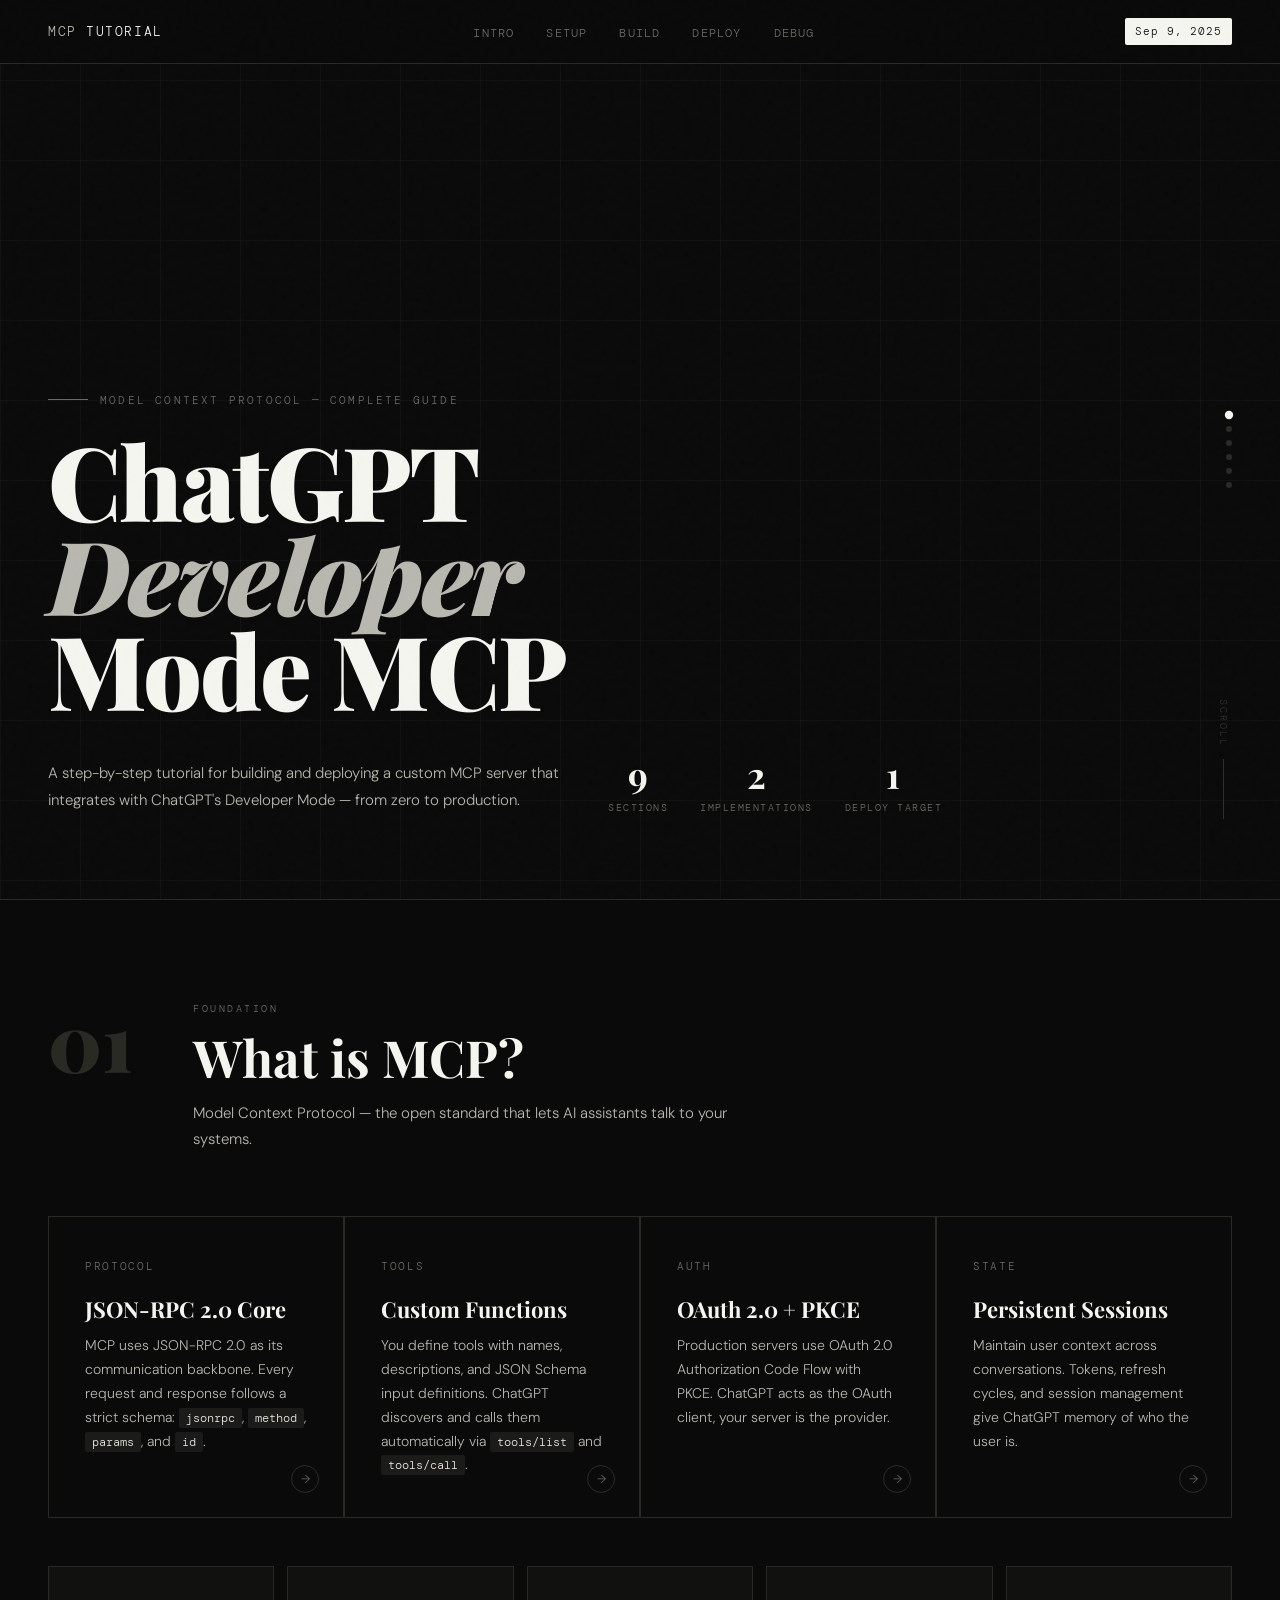
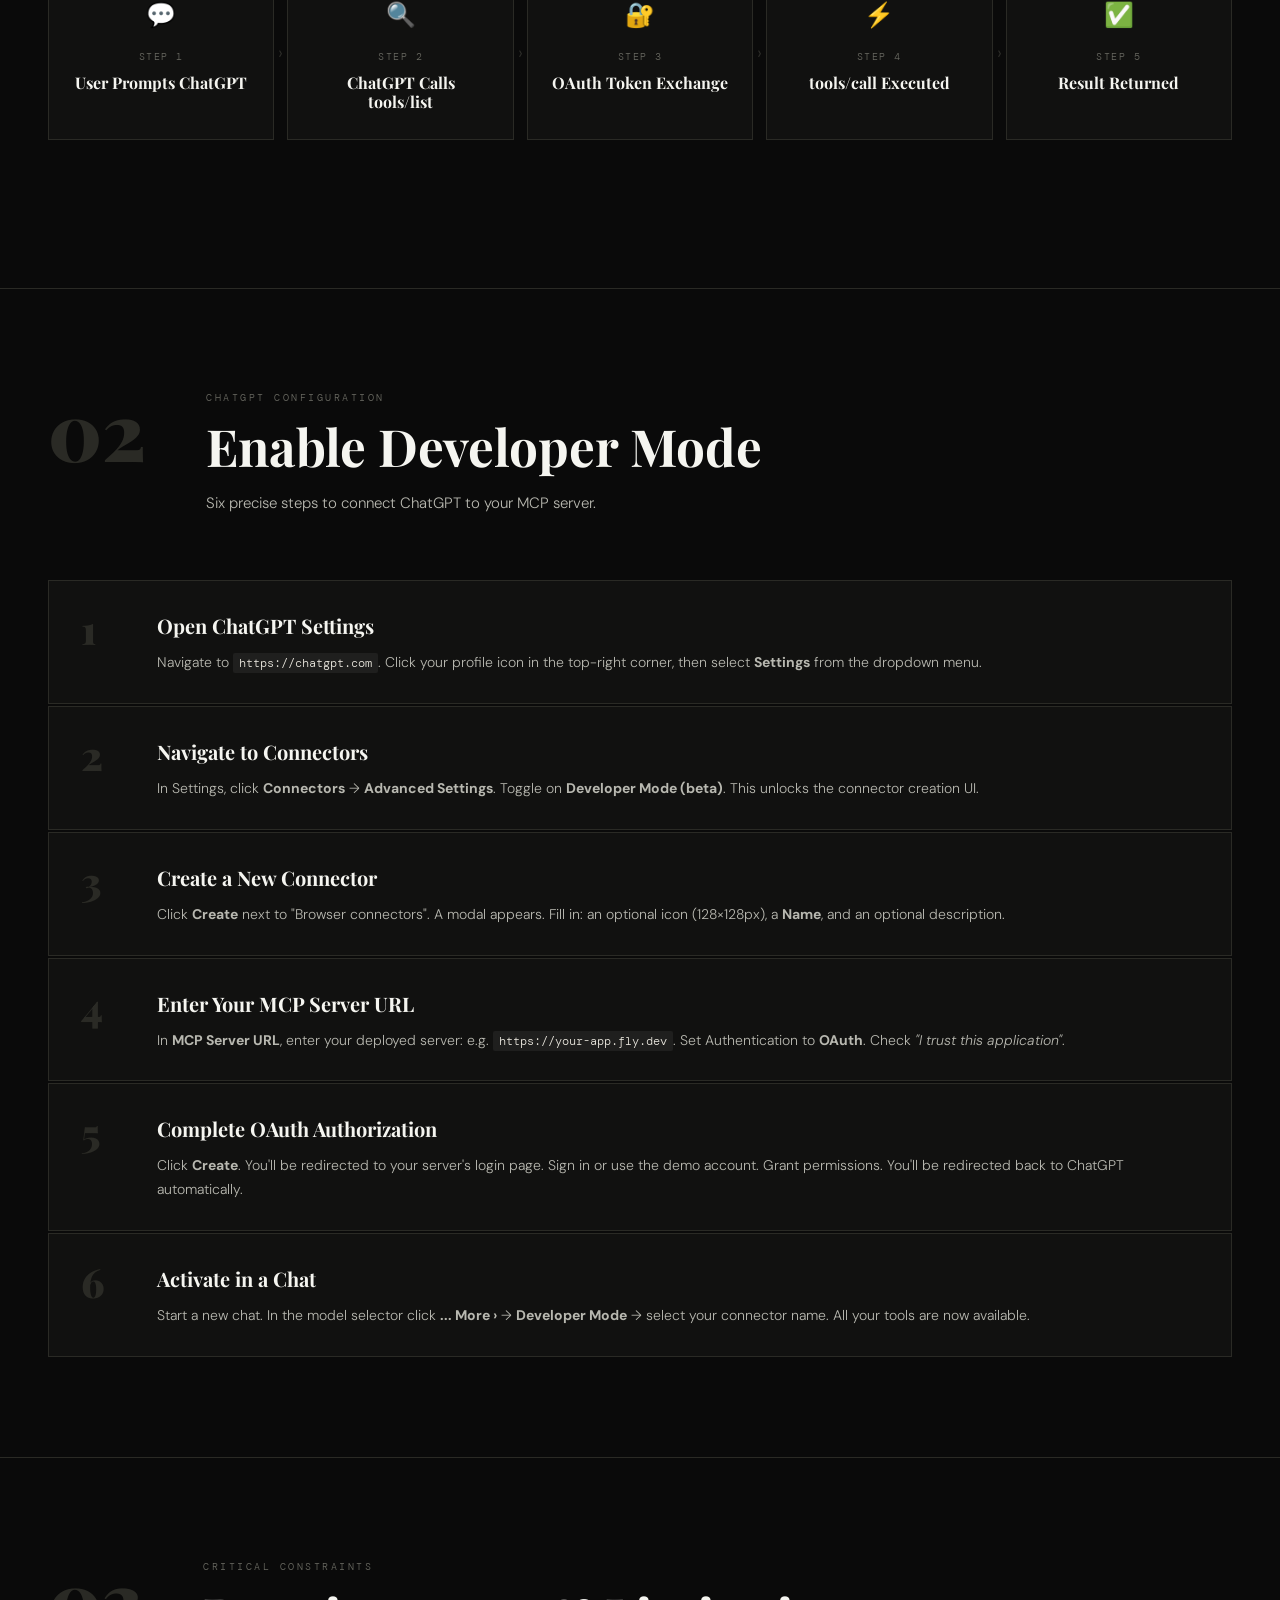
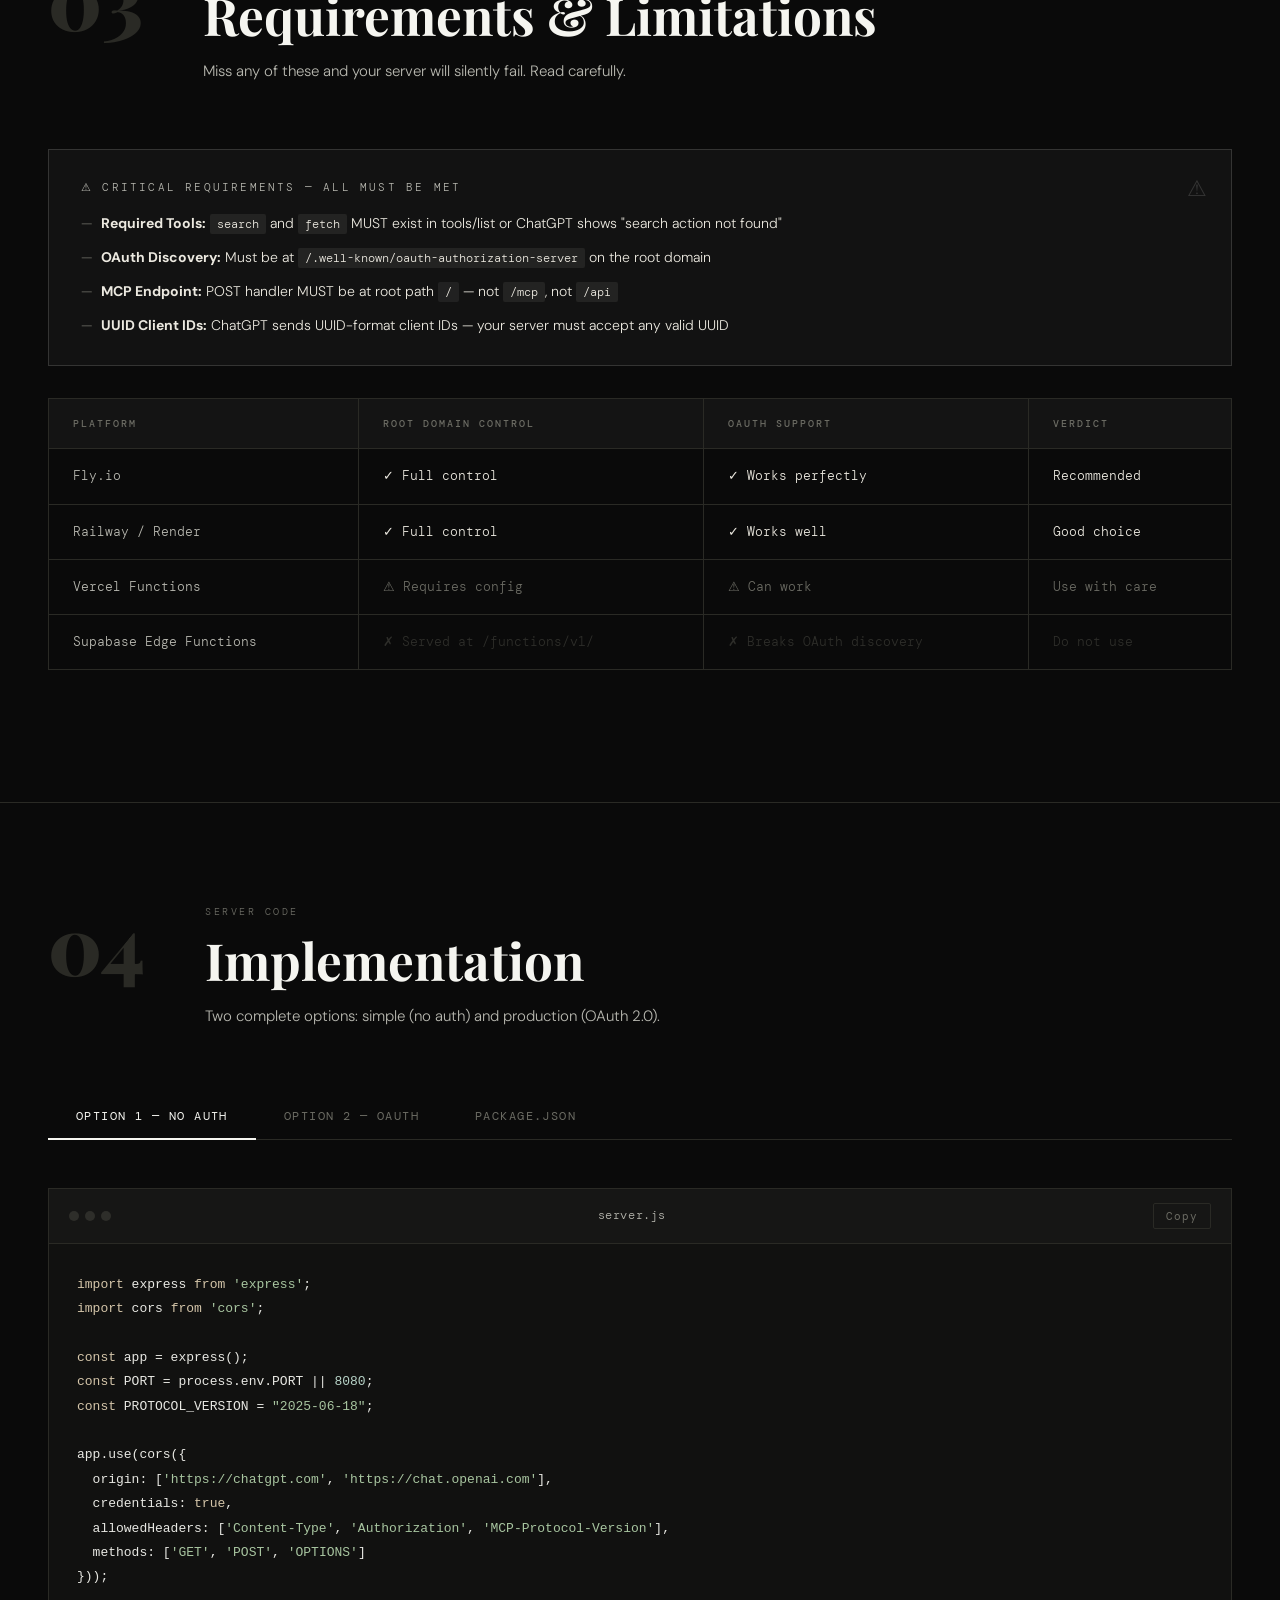
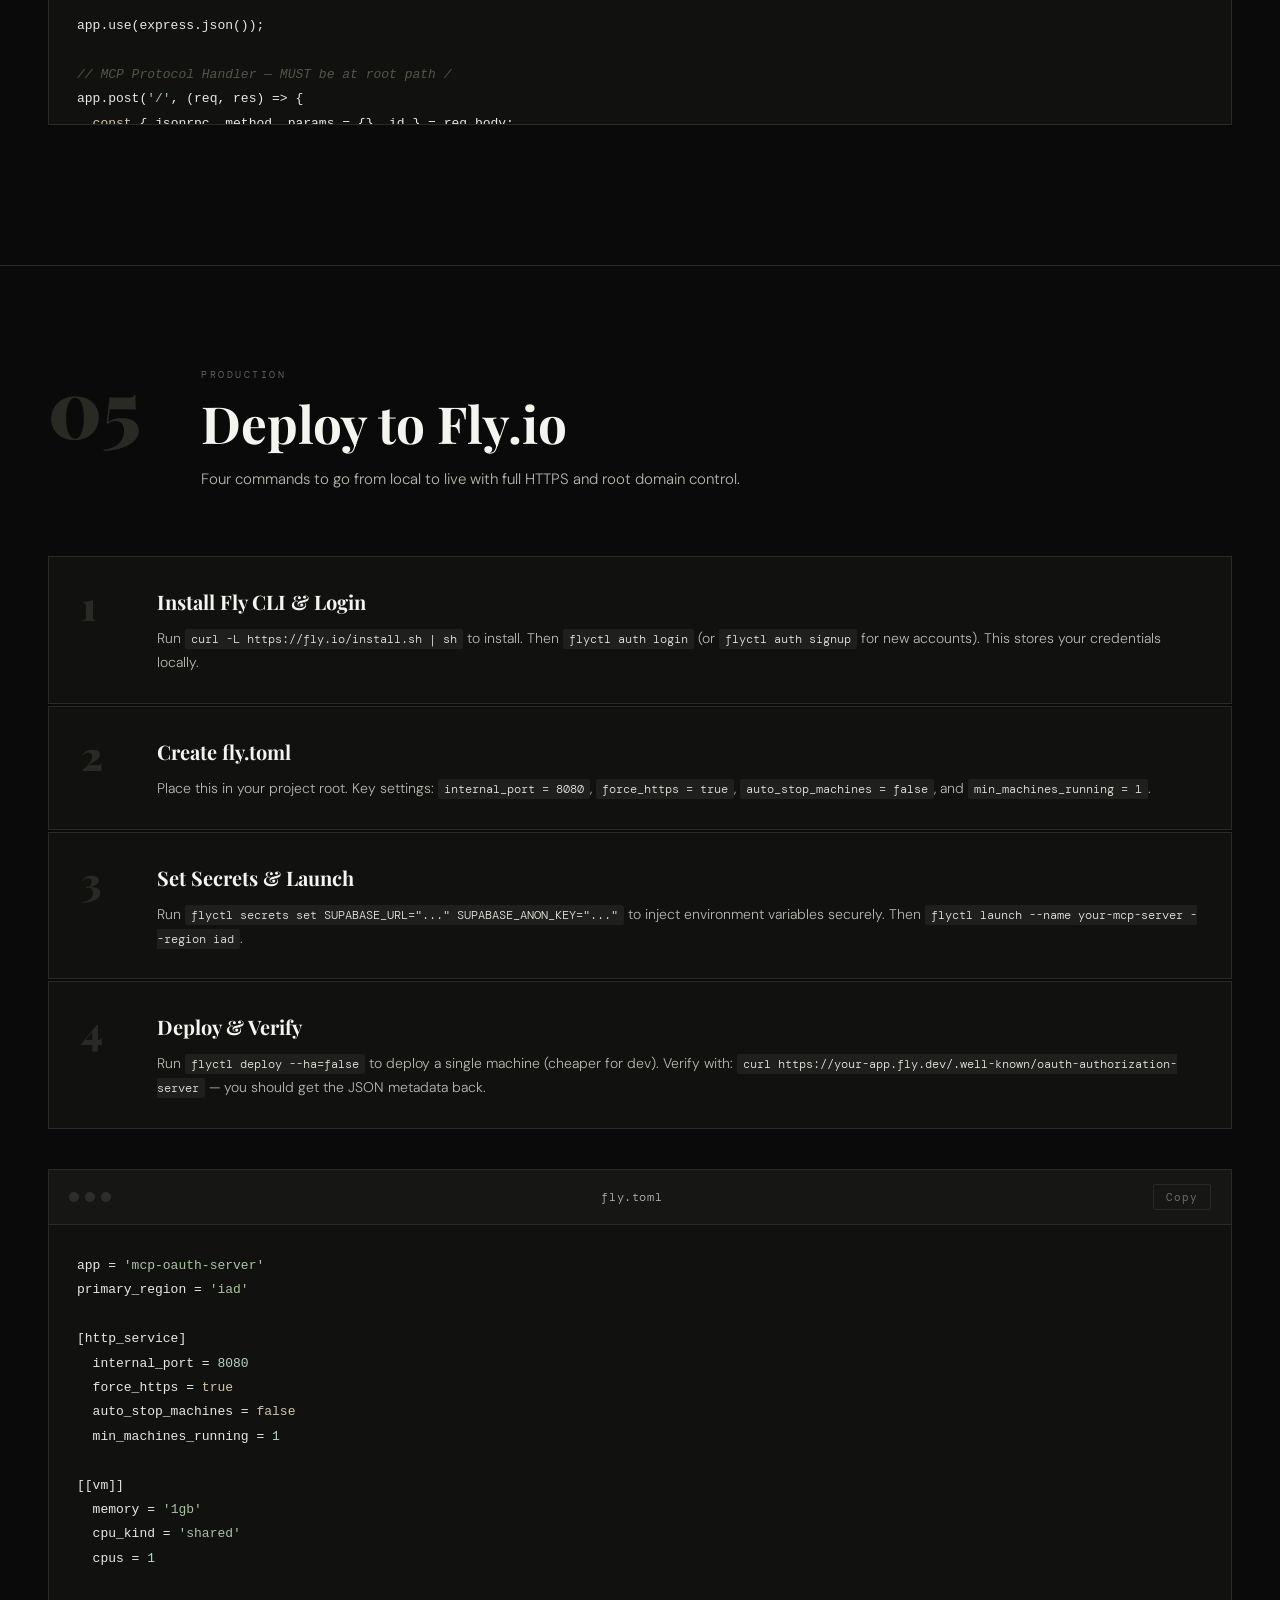
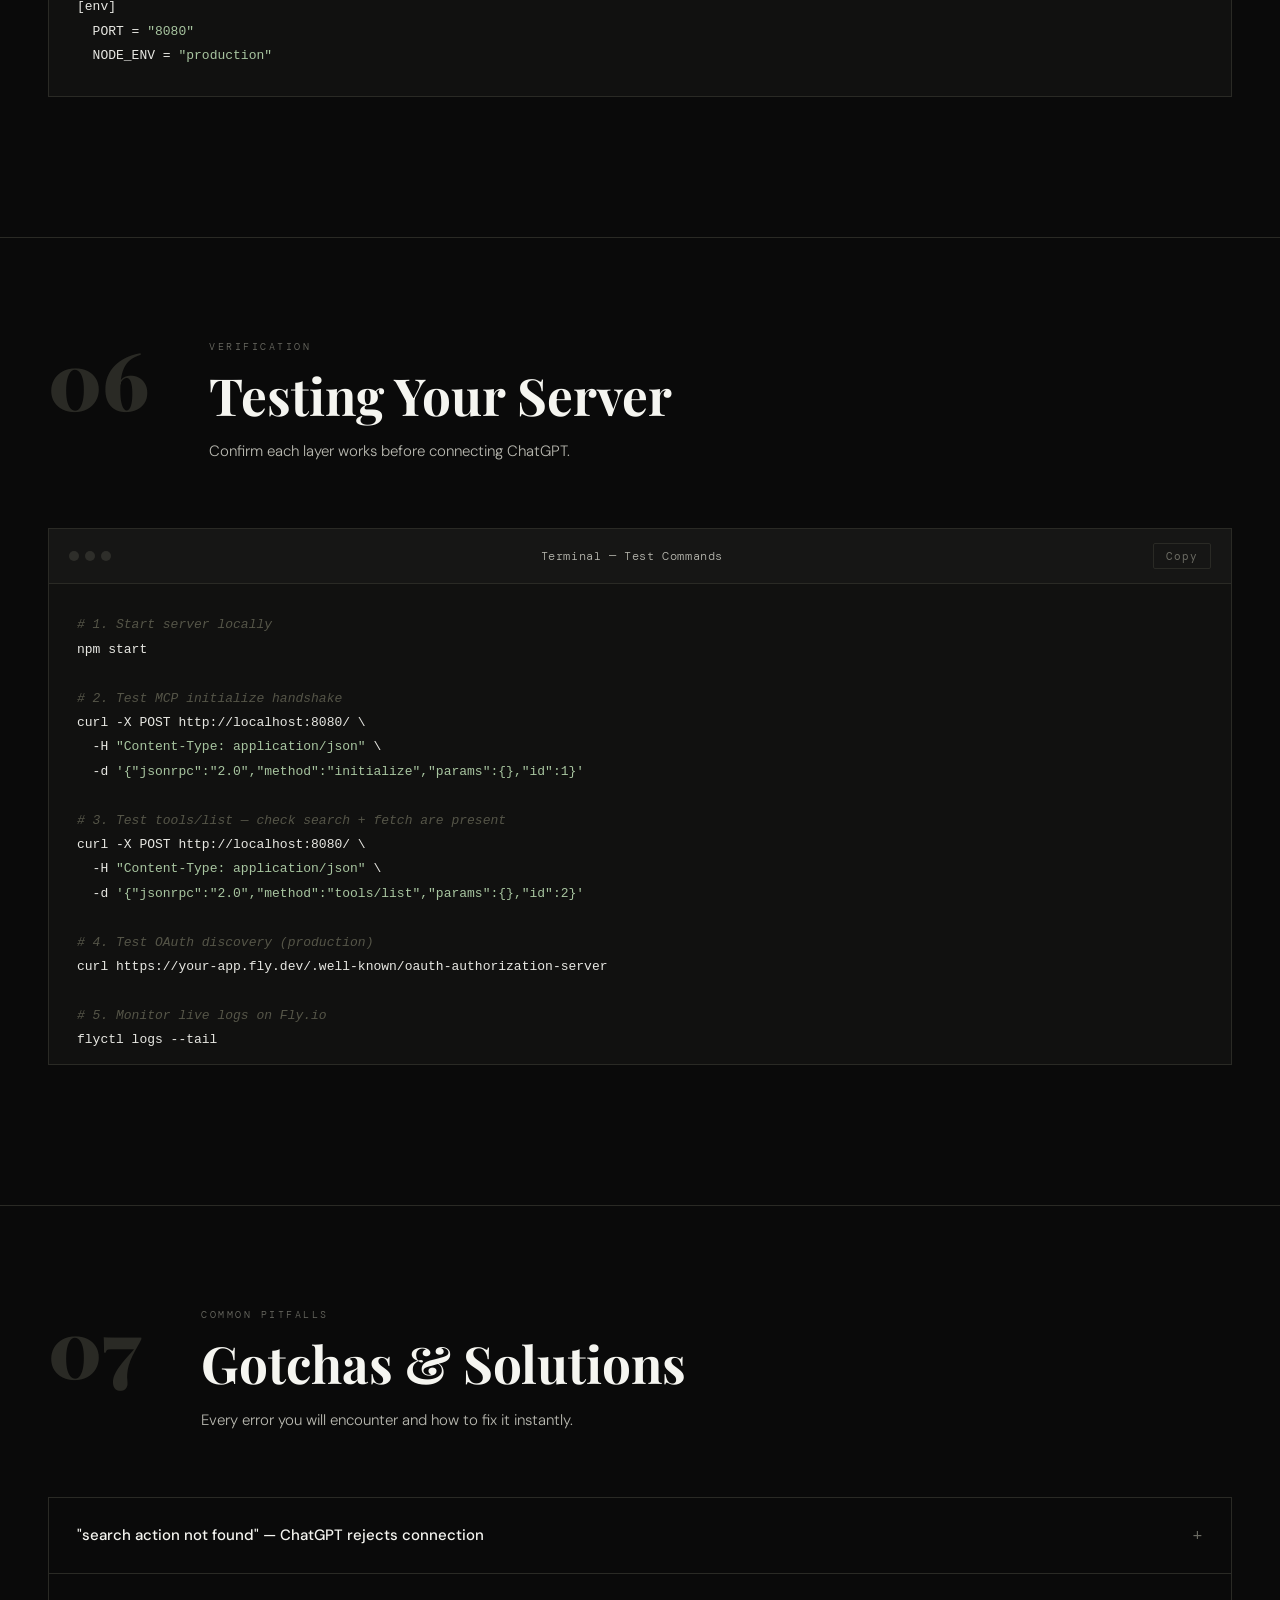
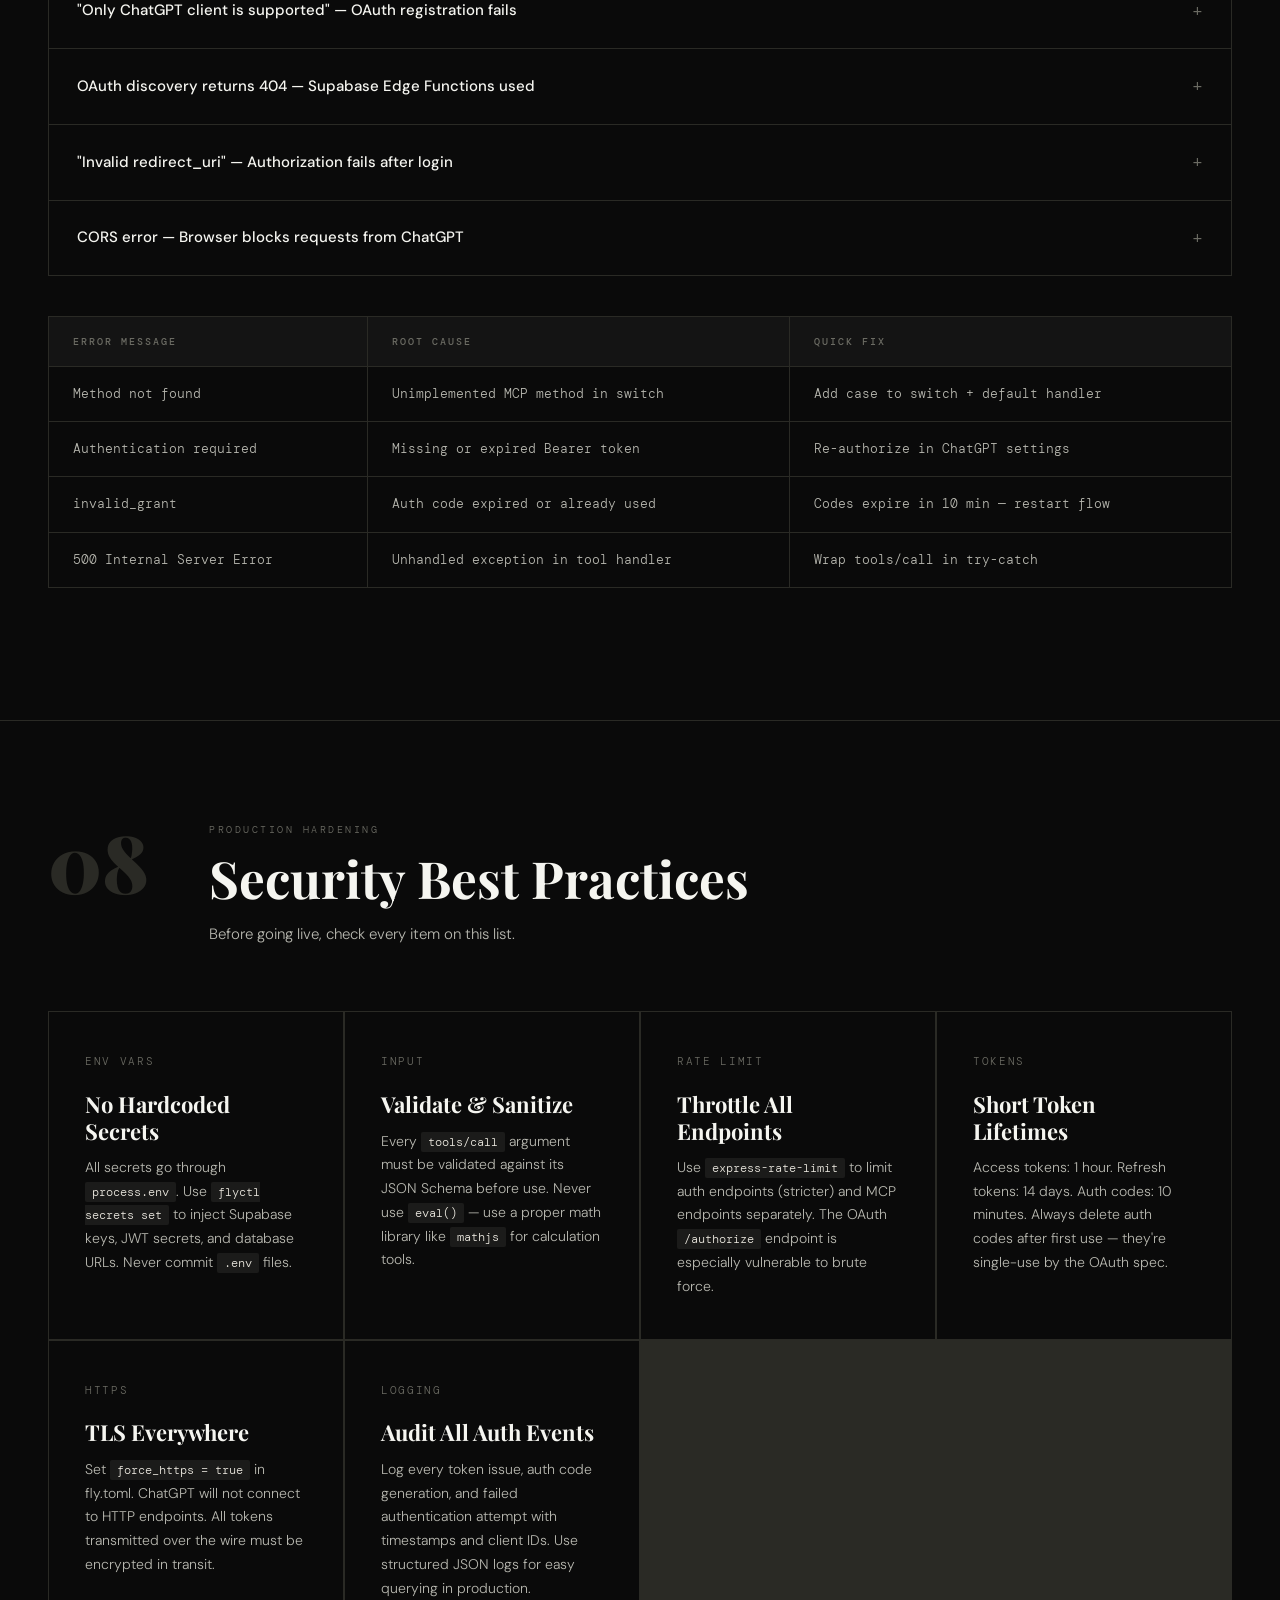
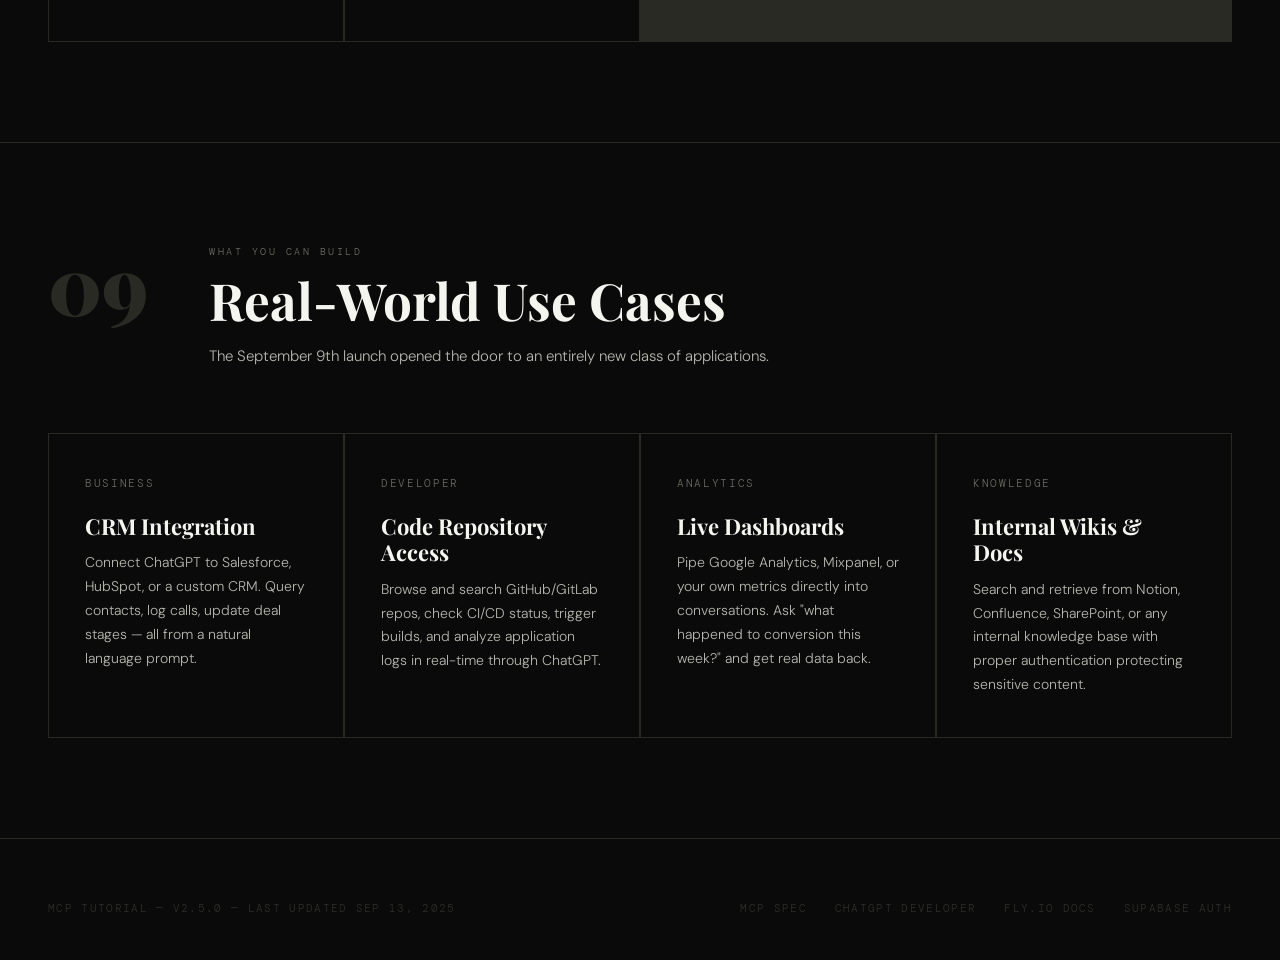
<file: mcp/tutorial/index.html>
<!DOCTYPE html>
<html lang="en">
<head>
  <meta charset="UTF-8" />
  <meta name="viewport" content="width=device-width, initial-scale=1.0"/>
  <title>ChatGPT MCP Developer Mode — Complete Tutorial</title>
  <link href="https://fonts.googleapis.com/css2?family=DM+Mono:wght@400;500&family=Playfair+Display:wght@700;900&family=DM+Sans:wght@300;400;500;600&display=swap" rel="stylesheet"/>
  <style>
    :root {
      --black: #0a0a0a;
      --white: #f5f5f0;
      --off-white: #ece9e0;
      --gray-100: #e8e8e3;
      --gray-300: #b8b8b0;
      --gray-500: #6b6b63;
      --gray-700: #2e2e2a;
      --accent: #f5f5f0;
      --code-bg: #111110;
      --border: #2a2a25;
    }

    * { margin: 0; padding: 0; box-sizing: border-box; }

    html { scroll-behavior: smooth; }

    body {
      background: var(--black);
      color: var(--white);
      font-family: 'DM Sans', sans-serif;
      font-weight: 300;
      line-height: 1.7;
      overflow-x: hidden;
    }

    /* NOISE OVERLAY */
    body::before {
      content: '';
      position: fixed;
      inset: 0;
      background-image: url("data:image/svg+xml,%3Csvg viewBox='0 0 200 200' xmlns='http://www.w3.org/2000/svg'%3E%3Cfilter id='noise'%3E%3CfeTurbulence type='fractalNoise' baseFrequency='0.65' numOctaves='3' stitchTiles='stitch'/%3E%3C/filter%3E%3Crect width='100%25' height='100%25' filter='url(%23noise)' opacity='0.04'/%3E%3C/svg%3E");
      pointer-events: none;
      z-index: 9999;
      opacity: 0.4;
    }

    /* PROGRESS BAR */
    #progress-bar {
      position: fixed;
      top: 0; left: 0;
      height: 2px;
      background: var(--white);
      width: 0%;
      z-index: 1000;
      transition: width 0.1s linear;
    }

    /* NAV */
    nav {
      position: fixed;
      top: 0; left: 0; right: 0;
      z-index: 500;
      display: flex;
      align-items: center;
      justify-content: space-between;
      padding: 18px 48px;
      background: rgba(10,10,10,0.88);
      backdrop-filter: blur(12px);
      border-bottom: 1px solid var(--border);
    }

    .nav-logo {
      font-family: 'DM Mono', monospace;
      font-size: 13px;
      letter-spacing: 0.12em;
      color: var(--gray-300);
      text-transform: uppercase;
    }

    .nav-logo span { color: var(--white); }

    .nav-links {
      display: flex;
      gap: 32px;
      list-style: none;
    }

    .nav-links a {
      font-size: 12px;
      font-family: 'DM Mono', monospace;
      letter-spacing: 0.1em;
      color: var(--gray-500);
      text-decoration: none;
      text-transform: uppercase;
      transition: color 0.2s;
    }

    .nav-links a:hover { color: var(--white); }

    .nav-tag {
      font-family: 'DM Mono', monospace;
      font-size: 11px;
      background: var(--white);
      color: var(--black);
      padding: 4px 10px;
      border-radius: 2px;
      letter-spacing: 0.08em;
    }

    /* HERO */
    .hero {
      min-height: 100vh;
      display: flex;
      flex-direction: column;
      justify-content: flex-end;
      padding: 0 48px 80px;
      position: relative;
      border-bottom: 1px solid var(--border);
      overflow: hidden;
    }

    .hero-grid {
      position: absolute;
      inset: 0;
      background-image:
        linear-gradient(rgba(245,245,240,0.03) 1px, transparent 1px),
        linear-gradient(90deg, rgba(245,245,240,0.03) 1px, transparent 1px);
      background-size: 80px 80px;
      animation: grid-drift 20s linear infinite;
    }

    @keyframes grid-drift {
      0% { transform: translateY(0); }
      100% { transform: translateY(80px); }
    }

    .hero-eyebrow {
      font-family: 'DM Mono', monospace;
      font-size: 11px;
      letter-spacing: 0.2em;
      color: var(--gray-500);
      text-transform: uppercase;
      margin-bottom: 24px;
      display: flex;
      align-items: center;
      gap: 12px;
    }

    .hero-eyebrow::before {
      content: '';
      width: 40px; height: 1px;
      background: var(--gray-500);
    }

    .hero-title {
      font-family: 'Playfair Display', serif;
      font-size: clamp(52px, 8vw, 120px);
      font-weight: 900;
      line-height: 0.92;
      letter-spacing: -0.02em;
      margin-bottom: 40px;
      max-width: 900px;
    }

    .hero-title em {
      font-style: italic;
      color: var(--gray-300);
    }

    .hero-meta {
      display: flex;
      align-items: center;
      gap: 40px;
      flex-wrap: wrap;
    }

    .hero-desc {
      max-width: 520px;
      font-size: 15px;
      color: var(--gray-300);
      line-height: 1.8;
    }

    .hero-stats {
      display: flex;
      gap: 32px;
    }

    .stat {
      text-align: center;
    }

    .stat-num {
      font-family: 'Playfair Display', serif;
      font-size: 36px;
      font-weight: 700;
      display: block;
      line-height: 1;
    }

    .stat-label {
      font-family: 'DM Mono', monospace;
      font-size: 10px;
      letter-spacing: 0.15em;
      color: var(--gray-500);
      text-transform: uppercase;
    }

    .hero-scroll {
      position: absolute;
      right: 48px;
      bottom: 80px;
      writing-mode: vertical-rl;
      font-family: 'DM Mono', monospace;
      font-size: 10px;
      letter-spacing: 0.2em;
      color: var(--gray-700);
      text-transform: uppercase;
      display: flex;
      align-items: center;
      gap: 12px;
    }

    .hero-scroll::after {
      content: '';
      width: 1px;
      height: 60px;
      background: var(--gray-700);
      animation: scroll-pulse 2s ease-in-out infinite;
    }

    @keyframes scroll-pulse {
      0%, 100% { opacity: 1; transform: scaleY(1); }
      50% { opacity: 0.3; transform: scaleY(0.5); }
    }

    /* SECTIONS */
    .section {
      padding: 100px 48px;
      border-bottom: 1px solid var(--border);
      opacity: 0;
      transform: translateY(40px);
      transition: opacity 0.7s ease, transform 0.7s ease;
    }

    .section.visible {
      opacity: 1;
      transform: translateY(0);
    }

    .section-header {
      display: flex;
      align-items: flex-start;
      gap: 60px;
      margin-bottom: 64px;
    }

    .section-number {
      font-family: 'Playfair Display', serif;
      font-size: 80px;
      font-weight: 900;
      color: var(--border);
      line-height: 1;
      flex-shrink: 0;
      user-select: none;
    }

    .section-title-wrap {}

    .section-kicker {
      font-family: 'DM Mono', monospace;
      font-size: 10px;
      letter-spacing: 0.25em;
      color: var(--gray-500);
      text-transform: uppercase;
      margin-bottom: 12px;
    }

    .section-title {
      font-family: 'Playfair Display', serif;
      font-size: clamp(32px, 4vw, 52px);
      font-weight: 700;
      line-height: 1.1;
      margin-bottom: 16px;
    }

    .section-subtitle {
      font-size: 15px;
      color: var(--gray-300);
      max-width: 560px;
    }

    /* STEP CARDS */
    .steps-grid {
      display: grid;
      grid-template-columns: repeat(auto-fit, minmax(280px, 1fr));
      gap: 2px;
      background: var(--border);
      border: 1px solid var(--border);
    }

    .step-card {
      background: var(--black);
      padding: 40px 36px;
      position: relative;
      cursor: default;
      transition: background 0.3s;
    }

    .step-card:hover { background: var(--gray-700); }

    .step-card-num {
      font-family: 'DM Mono', monospace;
      font-size: 11px;
      letter-spacing: 0.15em;
      color: var(--gray-500);
      margin-bottom: 20px;
      display: block;
    }

    .step-card-title {
      font-family: 'Playfair Display', serif;
      font-size: 22px;
      font-weight: 700;
      margin-bottom: 12px;
      line-height: 1.2;
    }

    .step-card-desc {
      font-size: 14px;
      color: var(--gray-300);
      line-height: 1.7;
    }

    .step-card-arrow {
      position: absolute;
      bottom: 24px;
      right: 24px;
      width: 28px; height: 28px;
      border: 1px solid var(--border);
      border-radius: 50%;
      display: flex;
      align-items: center;
      justify-content: center;
      font-size: 12px;
      color: var(--gray-500);
      transition: border-color 0.3s, color 0.3s;
    }

    .step-card:hover .step-card-arrow {
      border-color: var(--white);
      color: var(--white);
    }

    /* CODE BLOCKS */
    .code-wrap {
      margin: 40px 0;
      border: 1px solid var(--border);
      background: var(--code-bg);
      position: relative;
      overflow: hidden;
    }

    .code-header {
      display: flex;
      align-items: center;
      justify-content: space-between;
      padding: 14px 20px;
      border-bottom: 1px solid var(--border);
      background: rgba(255,255,255,0.02);
    }

    .code-filename {
      font-family: 'DM Mono', monospace;
      font-size: 12px;
      color: var(--gray-300);
      letter-spacing: 0.05em;
    }

    .code-dots {
      display: flex; gap: 6px;
    }

    .code-dot {
      width: 10px; height: 10px;
      border-radius: 50%;
      background: var(--gray-700);
    }

    .copy-btn {
      font-family: 'DM Mono', monospace;
      font-size: 11px;
      color: var(--gray-500);
      background: none;
      border: 1px solid var(--border);
      padding: 5px 12px;
      border-radius: 2px;
      cursor: pointer;
      letter-spacing: 0.1em;
      transition: all 0.2s;
    }

    .copy-btn:hover {
      background: var(--white);
      color: var(--black);
      border-color: var(--white);
    }

    .copy-btn.copied {
      background: var(--white);
      color: var(--black);
      border-color: var(--white);
    }

    pre {
      padding: 28px;
      overflow-x: auto;
      font-family: 'DM Mono', monospace;
      font-size: 13px;
      line-height: 1.8;
      color: var(--gray-100);
      max-height: 480px;
    }

    pre::-webkit-scrollbar { width: 6px; height: 6px; }
    pre::-webkit-scrollbar-track { background: transparent; }
    pre::-webkit-scrollbar-thumb { background: var(--border); border-radius: 3px; }

    code .kw { color: #d4c5a9; }
    code .str { color: #a8c5a0; }
    code .cmt { color: #555548; font-style: italic; }
    code .fn { color: #c8bfb0; }
    code .num { color: #b8d4c8; }

    /* REQUIREMENT / WARNING BOX */
    .warning-box {
      border: 1px solid rgba(245,245,240,0.15);
      background: rgba(245,245,240,0.03);
      padding: 28px 32px;
      margin: 32px 0;
      position: relative;
      overflow: hidden;
    }

    .warning-box::before {
      content: '⚠';
      position: absolute;
      top: 20px; right: 24px;
      font-size: 22px;
      opacity: 0.15;
    }

    .warning-title {
      font-family: 'DM Mono', monospace;
      font-size: 11px;
      letter-spacing: 0.2em;
      text-transform: uppercase;
      color: var(--gray-300);
      margin-bottom: 16px;
    }

    .warning-list {
      list-style: none;
      display: flex;
      flex-direction: column;
      gap: 10px;
    }

    .warning-list li {
      font-size: 14px;
      color: var(--gray-300);
      padding-left: 20px;
      position: relative;
    }

    .warning-list li::before {
      content: '—';
      position: absolute;
      left: 0;
      color: var(--gray-500);
    }

    .warning-list .ok { color: var(--off-white); }
    .warning-list .bad { text-decoration: line-through; color: var(--gray-500); }

    /* PLATFORM TABLE */
    .table-wrap {
      overflow-x: auto;
      margin: 32px 0;
      border: 1px solid var(--border);
    }

    table {
      width: 100%;
      border-collapse: collapse;
      font-family: 'DM Mono', monospace;
      font-size: 13px;
    }

    thead tr {
      background: rgba(255,255,255,0.04);
      border-bottom: 1px solid var(--border);
    }

    th, td {
      padding: 16px 24px;
      text-align: left;
      border-right: 1px solid var(--border);
    }

    th:last-child, td:last-child { border-right: none; }

    th {
      font-size: 10px;
      letter-spacing: 0.2em;
      text-transform: uppercase;
      color: var(--gray-500);
      font-weight: 500;
    }

    tbody tr { border-bottom: 1px solid var(--border); }
    tbody tr:last-child { border-bottom: none; }
    tbody tr:hover { background: rgba(255,255,255,0.02); }

    td { color: var(--gray-300); }
    .badge-ok { color: var(--off-white); }
    .badge-warn { color: var(--gray-500); }
    .badge-no { color: var(--gray-700); }

    /* FLOW DIAGRAM */
    .flow {
      display: flex;
      align-items: stretch;
      gap: 0;
      margin: 48px 0;
      overflow-x: auto;
    }

    .flow-step {
      flex: 1;
      min-width: 160px;
      padding: 28px 24px;
      border: 1px solid var(--border);
      background: var(--code-bg);
      position: relative;
      text-align: center;
    }

    .flow-step + .flow-step {
      border-left: none;
    }

    .flow-step-icon {
      font-size: 24px;
      margin-bottom: 12px;
      display: block;
    }

    .flow-step-label {
      font-family: 'DM Mono', monospace;
      font-size: 10px;
      letter-spacing: 0.15em;
      color: var(--gray-500);
      text-transform: uppercase;
      margin-bottom: 8px;
    }

    .flow-step-name {
      font-family: 'Playfair Display', serif;
      font-size: 16px;
      font-weight: 700;
      line-height: 1.2;
    }

    .flow-arrow {
      display: flex;
      align-items: center;
      color: var(--gray-700);
      font-size: 18px;
      padding: 0 4px;
      flex-shrink: 0;
    }

    /* OPTION TABS */
    .tabs {
      margin: 40px 0;
    }

    .tab-btns {
      display: flex;
      border-bottom: 1px solid var(--border);
      margin-bottom: 0;
    }

    .tab-btn {
      font-family: 'DM Mono', monospace;
      font-size: 12px;
      letter-spacing: 0.12em;
      text-transform: uppercase;
      padding: 14px 28px;
      background: none;
      border: none;
      border-bottom: 2px solid transparent;
      color: var(--gray-500);
      cursor: pointer;
      transition: all 0.2s;
      margin-bottom: -1px;
    }

    .tab-btn:hover { color: var(--white); }

    .tab-btn.active {
      color: var(--white);
      border-bottom-color: var(--white);
    }

    .tab-panel { display: none; padding-top: 8px; }
    .tab-panel.active { display: block; }

    /* GOTCHA ACCORDION */
    .accordion {
      border: 1px solid var(--border);
      margin: 32px 0;
    }

    .accordion-item {
      border-bottom: 1px solid var(--border);
    }

    .accordion-item:last-child { border-bottom: none; }

    .accordion-head {
      display: flex;
      align-items: center;
      justify-content: space-between;
      padding: 22px 28px;
      cursor: pointer;
      transition: background 0.2s;
      list-style: none;
    }

    .accordion-head:hover { background: rgba(255,255,255,0.03); }

    .accordion-q {
      font-size: 15px;
      font-weight: 500;
    }

    .accordion-icon {
      font-family: 'DM Mono', monospace;
      font-size: 18px;
      color: var(--gray-500);
      transition: transform 0.3s;
      flex-shrink: 0;
    }

    .accordion-item.open .accordion-icon {
      transform: rotate(45deg);
    }

    .accordion-body {
      padding: 0 28px;
      max-height: 0;
      overflow: hidden;
      transition: max-height 0.4s ease, padding 0.3s;
    }

    .accordion-item.open .accordion-body {
      max-height: 600px;
      padding: 0 28px 28px;
    }

    .accordion-body p {
      font-size: 14px;
      color: var(--gray-300);
      margin-bottom: 16px;
    }

    /* DEPLOY STEPS */
    .deploy-steps {
      counter-reset: deploy-counter;
      display: flex;
      flex-direction: column;
      gap: 2px;
    }

    .deploy-step {
      counter-increment: deploy-counter;
      display: flex;
      gap: 28px;
      padding: 28px 32px;
      background: var(--code-bg);
      border: 1px solid var(--border);
      align-items: flex-start;
      transition: background 0.3s;
    }

    .deploy-step:hover { background: var(--gray-700); }

    .deploy-step-num {
      font-family: 'Playfair Display', serif;
      font-size: 40px;
      font-weight: 900;
      color: var(--border);
      line-height: 1;
      flex-shrink: 0;
      min-width: 48px;
    }

    .deploy-step-content h4 {
      font-family: 'Playfair Display', serif;
      font-size: 20px;
      font-weight: 700;
      margin-bottom: 8px;
    }

    .deploy-step-content p {
      font-size: 14px;
      color: var(--gray-300);
      line-height: 1.7;
    }

    .deploy-step-content code {
      font-family: 'DM Mono', monospace;
      font-size: 12px;
      background: rgba(245,245,240,0.06);
      padding: 2px 6px;
      border-radius: 2px;
      color: var(--off-white);
    }

    /* INLINE CODE */
    p code, li code {
      font-family: 'DM Mono', monospace;
      font-size: 12px;
      background: rgba(245,245,240,0.07);
      padding: 2px 7px;
      border-radius: 2px;
      color: var(--off-white);
    }

    /* SIDEBAR TOC */
    .toc-sidebar {
      position: fixed;
      right: 48px;
      top: 50%;
      transform: translateY(-50%);
      z-index: 400;
      display: flex;
      flex-direction: column;
      gap: 8px;
    }

    .toc-dot {
      width: 6px; height: 6px;
      border-radius: 50%;
      background: var(--border);
      cursor: pointer;
      transition: all 0.2s;
      position: relative;
    }

    .toc-dot.active { background: var(--white); transform: scale(1.4); }
    .toc-dot:hover { background: var(--gray-300); }

    .toc-dot .toc-label {
      position: absolute;
      right: 18px;
      top: 50%;
      transform: translateY(-50%);
      font-family: 'DM Mono', monospace;
      font-size: 10px;
      letter-spacing: 0.1em;
      color: var(--white);
      background: var(--black);
      border: 1px solid var(--border);
      padding: 4px 10px;
      white-space: nowrap;
      opacity: 0;
      pointer-events: none;
      transition: opacity 0.2s;
    }

    .toc-dot:hover .toc-label { opacity: 1; }

    /* FOOTER */
    footer {
      padding: 60px 48px;
      display: flex;
      align-items: center;
      justify-content: space-between;
      flex-wrap: gap;
      gap: 24px;
    }

    .footer-text {
      font-family: 'DM Mono', monospace;
      font-size: 11px;
      letter-spacing: 0.12em;
      color: var(--gray-700);
      text-transform: uppercase;
    }

    .footer-links {
      display: flex;
      gap: 28px;
      flex-wrap: wrap;
    }

    .footer-links a {
      font-family: 'DM Mono', monospace;
      font-size: 11px;
      letter-spacing: 0.12em;
      color: var(--gray-700);
      text-decoration: none;
      text-transform: uppercase;
      transition: color 0.2s;
    }

    .footer-links a:hover { color: var(--gray-300); }

    /* RESPONSIVE */
    @media (max-width: 768px) {
      nav { padding: 16px 24px; }
      .nav-links { display: none; }
      .hero { padding: 0 24px 60px; }
      .section { padding: 60px 24px; }
      .section-header { flex-direction: column; gap: 16px; }
      .section-number { font-size: 48px; }
      .hero-scroll { display: none; }
      .toc-sidebar { display: none; }
      footer { padding: 40px 24px; }
      .flow { flex-wrap: wrap; }
    }

    /* ANIMATIONS */
    @keyframes fade-up {
      from { opacity: 0; transform: translateY(30px); }
      to   { opacity: 1; transform: translateY(0); }
    }

    .hero-eyebrow { animation: fade-up 0.8s ease 0.3s both; }
    .hero-title   { animation: fade-up 0.8s ease 0.5s both; }
    .hero-meta    { animation: fade-up 0.8s ease 0.7s both; }
  </style>
</head>
<body>

<div id="progress-bar"></div>

<!-- NAV -->
<nav>
  <div class="nav-logo">MCP <span>Tutorial</span></div>
  <ul class="nav-links">
    <li><a href="#intro">Intro</a></li>
    <li><a href="#setup">Setup</a></li>
    <li><a href="#implementation">Build</a></li>
    <li><a href="#deploy">Deploy</a></li>
    <li><a href="#debug">Debug</a></li>
  </ul>
  <div class="nav-tag">Sep 9, 2025</div>
</nav>

<!-- TOC SIDEBAR -->
<div class="toc-sidebar" id="toc">
  <div class="toc-dot active" data-target="intro"><span class="toc-label">Introduction</span></div>
  <div class="toc-dot" data-target="setup"><span class="toc-label">Setup</span></div>
  <div class="toc-dot" data-target="requirements"><span class="toc-label">Requirements</span></div>
  <div class="toc-dot" data-target="implementation"><span class="toc-label">Implementation</span></div>
  <div class="toc-dot" data-target="deploy"><span class="toc-label">Deploy</span></div>
  <div class="toc-dot" data-target="debug"><span class="toc-label">Debug</span></div>
</div>

<!-- HERO -->
<section class="hero" id="intro">
  <div class="hero-grid"></div>
  <div class="hero-eyebrow">Model Context Protocol — Complete Guide</div>
  <h1 class="hero-title">
    ChatGPT<br/>
    <em>Developer</em><br/>
    Mode MCP
  </h1>
  <div class="hero-meta">
    <p class="hero-desc">
      A step-by-step tutorial for building and deploying a custom MCP server
      that integrates with ChatGPT's Developer Mode — from zero to production.
    </p>
    <div class="hero-stats">
      <div class="stat">
        <span class="stat-num">9</span>
        <span class="stat-label">Sections</span>
      </div>
      <div class="stat">
        <span class="stat-num">2</span>
        <span class="stat-label">Implementations</span>
      </div>
      <div class="stat">
        <span class="stat-num">1</span>
        <span class="stat-label">Deploy Target</span>
      </div>
    </div>
  </div>
  <div class="hero-scroll">Scroll</div>
</section>

<!-- SECTION 1: WHAT IS MCP -->
<section class="section" id="what-is-mcp">
  <div class="section-header">
    <div class="section-number">01</div>
    <div class="section-title-wrap">
      <div class="section-kicker">Foundation</div>
      <h2 class="section-title">What is MCP?</h2>
      <p class="section-subtitle">Model Context Protocol — the open standard that lets AI assistants talk to your systems.</p>
    </div>
  </div>

  <div class="steps-grid">
    <div class="step-card">
      <span class="step-card-num">PROTOCOL</span>
      <div class="step-card-title">JSON-RPC 2.0 Core</div>
      <p class="step-card-desc">MCP uses JSON-RPC 2.0 as its communication backbone. Every request and response follows a strict schema: <code>jsonrpc</code>, <code>method</code>, <code>params</code>, and <code>id</code>.</p>
      <div class="step-card-arrow">→</div>
    </div>
    <div class="step-card">
      <span class="step-card-num">TOOLS</span>
      <div class="step-card-title">Custom Functions</div>
      <p class="step-card-desc">You define tools with names, descriptions, and JSON Schema input definitions. ChatGPT discovers and calls them automatically via <code>tools/list</code> and <code>tools/call</code>.</p>
      <div class="step-card-arrow">→</div>
    </div>
    <div class="step-card">
      <span class="step-card-num">AUTH</span>
      <div class="step-card-title">OAuth 2.0 + PKCE</div>
      <p class="step-card-desc">Production servers use OAuth 2.0 Authorization Code Flow with PKCE. ChatGPT acts as the OAuth client, your server is the provider.</p>
      <div class="step-card-arrow">→</div>
    </div>
    <div class="step-card">
      <span class="step-card-num">STATE</span>
      <div class="step-card-title">Persistent Sessions</div>
      <p class="step-card-desc">Maintain user context across conversations. Tokens, refresh cycles, and session management give ChatGPT memory of who the user is.</p>
      <div class="step-card-arrow">→</div>
    </div>
  </div>

  <div class="flow" style="margin-top:48px;">
    <div class="flow-step">
      <span class="flow-step-icon">💬</span>
      <div class="flow-step-label">Step 1</div>
      <div class="flow-step-name">User Prompts ChatGPT</div>
    </div>
    <div class="flow-arrow">›</div>
    <div class="flow-step">
      <span class="flow-step-icon">🔍</span>
      <div class="flow-step-label">Step 2</div>
      <div class="flow-step-name">ChatGPT Calls tools/list</div>
    </div>
    <div class="flow-arrow">›</div>
    <div class="flow-step">
      <span class="flow-step-icon">🔐</span>
      <div class="flow-step-label">Step 3</div>
      <div class="flow-step-name">OAuth Token Exchange</div>
    </div>
    <div class="flow-arrow">›</div>
    <div class="flow-step">
      <span class="flow-step-icon">⚡</span>
      <div class="flow-step-label">Step 4</div>
      <div class="flow-step-name">tools/call Executed</div>
    </div>
    <div class="flow-arrow">›</div>
    <div class="flow-step">
      <span class="flow-step-icon">✅</span>
      <div class="flow-step-label">Step 5</div>
      <div class="flow-step-name">Result Returned</div>
    </div>
  </div>
</section>

<!-- SECTION 2: ENABLE DEV MODE -->
<section class="section" id="setup">
  <div class="section-header">
    <div class="section-number">02</div>
    <div class="section-title-wrap">
      <div class="section-kicker">ChatGPT Configuration</div>
      <h2 class="section-title">Enable Developer Mode</h2>
      <p class="section-subtitle">Six precise steps to connect ChatGPT to your MCP server.</p>
    </div>
  </div>

  <div class="deploy-steps">
    <div class="deploy-step">
      <div class="deploy-step-num">1</div>
      <div class="deploy-step-content">
        <h4>Open ChatGPT Settings</h4>
        <p>Navigate to <code>https://chatgpt.com</code>. Click your profile icon in the top-right corner, then select <strong>Settings</strong> from the dropdown menu.</p>
      </div>
    </div>
    <div class="deploy-step">
      <div class="deploy-step-num">2</div>
      <div class="deploy-step-content">
        <h4>Navigate to Connectors</h4>
        <p>In Settings, click <strong>Connectors</strong> → <strong>Advanced Settings</strong>. Toggle on <strong>Developer Mode (beta)</strong>. This unlocks the connector creation UI.</p>
      </div>
    </div>
    <div class="deploy-step">
      <div class="deploy-step-num">3</div>
      <div class="deploy-step-content">
        <h4>Create a New Connector</h4>
        <p>Click <strong>Create</strong> next to "Browser connectors". A modal appears. Fill in: an optional icon (128×128px), a <strong>Name</strong>, and an optional description.</p>
      </div>
    </div>
    <div class="deploy-step">
      <div class="deploy-step-num">4</div>
      <div class="deploy-step-content">
        <h4>Enter Your MCP Server URL</h4>
        <p>In <strong>MCP Server URL</strong>, enter your deployed server: e.g. <code>https://your-app.fly.dev</code>. Set Authentication to <strong>OAuth</strong>. Check <em>"I trust this application"</em>.</p>
      </div>
    </div>
    <div class="deploy-step">
      <div class="deploy-step-num">5</div>
      <div class="deploy-step-content">
        <h4>Complete OAuth Authorization</h4>
        <p>Click <strong>Create</strong>. You'll be redirected to your server's login page. Sign in or use the demo account. Grant permissions. You'll be redirected back to ChatGPT automatically.</p>
      </div>
    </div>
    <div class="deploy-step">
      <div class="deploy-step-num">6</div>
      <div class="deploy-step-content">
        <h4>Activate in a Chat</h4>
        <p>Start a new chat. In the model selector click <strong>... More ›</strong> → <strong>Developer Mode</strong> → select your connector name. All your tools are now available.</p>
      </div>
    </div>
  </div>
</section>

<!-- SECTION 3: REQUIREMENTS -->
<section class="section" id="requirements">
  <div class="section-header">
    <div class="section-number">03</div>
    <div class="section-title-wrap">
      <div class="section-kicker">Critical Constraints</div>
      <h2 class="section-title">Requirements & Limitations</h2>
      <p class="section-subtitle">Miss any of these and your server will silently fail. Read carefully.</p>
    </div>
  </div>

  <div class="warning-box">
    <div class="warning-title">⚠ Critical Requirements — All Must Be Met</div>
    <ul class="warning-list">
      <li class="ok"><strong>Required Tools:</strong> <code>search</code> and <code>fetch</code> MUST exist in tools/list or ChatGPT shows "search action not found"</li>
      <li class="ok"><strong>OAuth Discovery:</strong> Must be at <code>/.well-known/oauth-authorization-server</code> on the root domain</li>
      <li class="ok"><strong>MCP Endpoint:</strong> POST handler MUST be at root path <code>/</code> — not <code>/mcp</code>, not <code>/api</code></li>
      <li class="ok"><strong>UUID Client IDs:</strong> ChatGPT sends UUID-format client IDs — your server must accept any valid UUID</li>
    </ul>
  </div>

  <div class="table-wrap">
    <table>
      <thead>
        <tr>
          <th>Platform</th>
          <th>Root Domain Control</th>
          <th>OAuth Support</th>
          <th>Verdict</th>
        </tr>
      </thead>
      <tbody>
        <tr>
          <td>Fly.io</td>
          <td class="badge-ok">✓ Full control</td>
          <td class="badge-ok">✓ Works perfectly</td>
          <td class="badge-ok">Recommended</td>
        </tr>
        <tr>
          <td>Railway / Render</td>
          <td class="badge-ok">✓ Full control</td>
          <td class="badge-ok">✓ Works well</td>
          <td class="badge-ok">Good choice</td>
        </tr>
        <tr>
          <td>Vercel Functions</td>
          <td class="badge-warn">⚠ Requires config</td>
          <td class="badge-warn">⚠ Can work</td>
          <td class="badge-warn">Use with care</td>
        </tr>
        <tr>
          <td>Supabase Edge Functions</td>
          <td class="badge-no">✗ Served at /functions/v1/</td>
          <td class="badge-no">✗ Breaks OAuth discovery</td>
          <td class="badge-no">Do not use</td>
        </tr>
      </tbody>
    </table>
  </div>
</section>

<!-- SECTION 4: IMPLEMENTATION -->
<section class="section" id="implementation">
  <div class="section-header">
    <div class="section-number">04</div>
    <div class="section-title-wrap">
      <div class="section-kicker">Server Code</div>
      <h2 class="section-title">Implementation</h2>
      <p class="section-subtitle">Two complete options: simple (no auth) and production (OAuth 2.0).</p>
    </div>
  </div>

  <div class="tabs">
    <div class="tab-btns">
      <button class="tab-btn active" data-tab="simple">Option 1 — No Auth</button>
      <button class="tab-btn" data-tab="oauth">Option 2 — OAuth</button>
      <button class="tab-btn" data-tab="pkg">package.json</button>
    </div>

    <!-- TAB: SIMPLE -->
    <div class="tab-panel active" id="tab-simple">
      <div class="code-wrap">
        <div class="code-header">
          <div class="code-dots"><div class="code-dot"></div><div class="code-dot"></div><div class="code-dot"></div></div>
          <div class="code-filename">server.js</div>
          <button class="copy-btn" onclick="copyCode(this)">Copy</button>
        </div>
        <pre><code><span class="kw">import</span> express <span class="kw">from</span> <span class="str">'express'</span>;
<span class="kw">import</span> cors <span class="kw">from</span> <span class="str">'cors'</span>;

<span class="kw">const</span> app = express();
<span class="kw">const</span> PORT = process.env.PORT || <span class="num">8080</span>;
<span class="kw">const</span> PROTOCOL_VERSION = <span class="str">"2025-06-18"</span>;

app.use(cors({
  origin: [<span class="str">'https://chatgpt.com'</span>, <span class="str">'https://chat.openai.com'</span>],
  credentials: <span class="kw">true</span>,
  allowedHeaders: [<span class="str">'Content-Type'</span>, <span class="str">'Authorization'</span>, <span class="str">'MCP-Protocol-Version'</span>],
  methods: [<span class="str">'GET'</span>, <span class="str">'POST'</span>, <span class="str">'OPTIONS'</span>]
}));

app.use(express.json());

<span class="cmt">// MCP Protocol Handler — MUST be at root path /</span>
app.post(<span class="str">'/'</span>, (req, res) => {
  <span class="kw">const</span> { jsonrpc, method, params = {}, id } = req.body;

  <span class="kw">switch</span> (method) {
    <span class="kw">case</span> <span class="str">'initialize'</span>:
      res.json({
        jsonrpc: <span class="str">'2.0'</span>, id,
        result: {
          protocolVersion: PROTOCOL_VERSION,
          capabilities: { tools: { listChanged: <span class="kw">false</span> } },
          serverInfo: { name: <span class="str">'mcp-demo'</span>, version: <span class="str">'1.0.0'</span> }
        }
      });
      <span class="kw">break</span>;

    <span class="kw">case</span> <span class="str">'tools/list'</span>:
      res.json({
        jsonrpc: <span class="str">'2.0'</span>, id,
        result: {
          tools: [
            <span class="cmt">// REQUIRED: search and fetch MUST be present</span>
            {
              name: <span class="str">'search'</span>,
              title: <span class="str">'Search'</span>,
              description: <span class="str">'Search for information'</span>,
              inputSchema: {
                type: <span class="str">'object'</span>,
                properties: {
                  query: { type: <span class="str">'string'</span>, description: <span class="str">'Search query'</span> }
                },
                required: [<span class="str">'query'</span>],
                additionalProperties: <span class="kw">false</span>
              }
            },
            {
              name: <span class="str">'fetch'</span>,
              title: <span class="str">'Fetch Data'</span>,
              description: <span class="str">'Fetch data by ID'</span>,
              inputSchema: {
                type: <span class="str">'object'</span>,
                properties: {
                  id: { type: <span class="str">'string'</span>, description: <span class="str">'Resource ID'</span> }
                },
                required: [<span class="str">'id'</span>],
                additionalProperties: <span class="kw">false</span>
              }
            }
          ]
        }
      });
      <span class="kw">break</span>;

    <span class="kw">case</span> <span class="str">'tools/call'</span>:
      <span class="kw">const</span> { name, arguments: args = {} } = params;
      <span class="kw">let</span> content;

      <span class="kw">if</span> (name === <span class="str">'search'</span>) {
        content = [{ type: <span class="str">'text'</span>, text: JSON.stringify([
          { id: <span class="str">'1'</span>, title: <span class="str">'Result 1'</span>, content: `Found: ${args.query}` }
        ])}];
      } <span class="kw">else if</span> (name === <span class="str">'fetch'</span>) {
        content = [{ type: <span class="str">'text'</span>, text: JSON.stringify({
          id: args.id, data: `Data for ${args.id}`,
          timestamp: <span class="kw">new</span> Date().toISOString()
        })}];
      }

      res.json({ jsonrpc: <span class="str">'2.0'</span>, id, result: { content, isError: <span class="kw">false</span> } });
      <span class="kw">break</span>;

    <span class="kw">default</span>:
      res.json({ jsonrpc: <span class="str">'2.0'</span>, id,
        error: { code: <span class="num">-32601</span>, message: <span class="str">'Method not found'</span> }
      });
  }
});

app.listen(PORT, () => console.log(`🚀 MCP Server on port ${PORT}`));</code></pre>
      </div>
    </div>

    <!-- TAB: OAUTH -->
    <div class="tab-panel" id="tab-oauth">
      <div class="code-wrap">
        <div class="code-header">
          <div class="code-dots"><div class="code-dot"></div><div class="code-dot"></div><div class="code-dot"></div></div>
          <div class="code-filename">server-oauth.js — Key OAuth Endpoints</div>
          <button class="copy-btn" onclick="copyCode(this)">Copy</button>
        </div>
        <pre><code><span class="cmt">// 1. OAuth Discovery — MUST be at root domain /.well-known/</span>
app.get(<span class="str">'/.well-known/oauth-authorization-server'</span>, (req, res) => {
  res.json({
    issuer: BASE_URL,
    authorization_endpoint: `${BASE_URL}/authorize`,
    token_endpoint: `${BASE_URL}/token`,
    registration_endpoint: `${BASE_URL}/register`,
    response_types_supported: [<span class="str">'code'</span>],
    grant_types_supported: [<span class="str">'authorization_code'</span>, <span class="str">'refresh_token'</span>],
    code_challenge_methods_supported: [<span class="str">'S256'</span>, <span class="str">'plain'</span>],
    scopes_supported: [<span class="str">'mcp:read'</span>, <span class="str">'mcp:write'</span>]
  });
});

<span class="cmt">// 2. Dynamic Client Registration</span>
app.post(<span class="str">'/register'</span>, (req, res) => {
  <span class="kw">const</span> clientId = randomUUID();
  <span class="kw">const</span> client = {
    client_id: clientId,
    redirect_uris: req.body.redirect_uris || [],
    grant_types: req.body.grant_types || [<span class="str">'authorization_code'</span>],
    token_endpoint_auth_method: req.body.token_endpoint_auth_method || <span class="str">'client_secret_basic'</span>
  };
  clients.set(clientId, client);
  res.status(<span class="num">201</span>).json({ client_id: clientId, ...client });
});

<span class="cmt">// 3. Auto-register ChatGPT's UUID client IDs</span>
<span class="kw">function</span> isChatGPTClient(clientId) {
  <span class="kw">return</span> clientId === <span class="str">'chatgpt'</span> ||
    <span class="str">/^[0-9a-f]{8}-[0-9a-f]{4}-[0-9a-f]{4}-[0-9a-f]{4}-[0-9a-f]{12}$/i</span>.test(clientId);
}

<span class="cmt">// 4. Token Endpoint</span>
app.post(<span class="str">'/token'</span>, (req, res) => {
  <span class="kw">const</span> { grant_type, code, client_id, redirect_uri } = req.body;

  <span class="kw">if</span> (grant_type === <span class="str">'authorization_code'</span>) {
    <span class="kw">const</span> authCode = authCodes.get(code);
    <span class="kw">if</span> (!authCode || authCode.expires_at < Date.now())
      <span class="kw">return</span> res.status(<span class="num">400</span>).json({ error: <span class="str">'invalid_grant'</span> });

    <span class="kw">const</span> accessToken = randomUUID();
    <span class="kw">const</span> refreshToken = randomUUID();
    tokens.set(accessToken, { client_id, user: authCode.user, expires_at: Date.now() + <span class="num">3600000</span> });
    authCodes.delete(code);

    res.json({
      access_token: accessToken,
      token_type: <span class="str">'Bearer'</span>,
      expires_in: <span class="num">3600</span>,
      refresh_token: refreshToken,
      scope: authCode.scope
    });
  }
});

<span class="cmt">// 5. Protect MCP routes with token validation</span>
<span class="kw">function</span> validateToken(authHeader) {
  <span class="kw">if</span> (!authHeader?.startsWith(<span class="str">'Bearer '</span>)) <span class="kw">return null</span>;
  <span class="kw">const</span> token = authHeader.substring(<span class="num">7</span>);
  <span class="kw">const</span> data = tokens.get(token);
  <span class="kw">return</span> (data && data.expires_at > Date.now()) ? data : <span class="kw">null</span>;
}

<span class="cmt">// Include ALL ChatGPT redirect URIs</span>
redirect_uris: [
  <span class="str">'https://chatgpt.com/oauth/callback'</span>,
  <span class="str">'https://chat.openai.com/oauth/callback'</span>,
  <span class="str">'https://chatgpt.com/connector_platform_oauth_redirect'</span>
]</code></pre>
      </div>
    </div>

    <!-- TAB: PKG -->
    <div class="tab-panel" id="tab-pkg">
      <div class="code-wrap">
        <div class="code-header">
          <div class="code-dots"><div class="code-dot"></div><div class="code-dot"></div><div class="code-dot"></div></div>
          <div class="code-filename">package.json</div>
          <button class="copy-btn" onclick="copyCode(this)">Copy</button>
        </div>
        <pre><code>{
  <span class="str">"name"</span>: <span class="str">"mcp-oauth-server"</span>,
  <span class="str">"version"</span>: <span class="str">"2.4.0"</span>,
  <span class="str">"type"</span>: <span class="str">"module"</span>,
  <span class="str">"scripts"</span>: {
    <span class="str">"start"</span>: <span class="str">"node server-oauth.js"</span>,
    <span class="str">"dev"</span>: <span class="str">"node --watch server-oauth.js"</span>
  },
  <span class="str">"dependencies"</span>: {
    <span class="str">"express"</span>: <span class="str">"^4.18.2"</span>,
    <span class="str">"cors"</span>: <span class="str">"^2.8.5"</span>,
    <span class="str">"@supabase/supabase-js"</span>: <span class="str">"^2.39.1"</span>
  }
}</code></pre>
      </div>

      <div class="code-wrap" style="margin-top:2px;">
        <div class="code-header">
          <div class="code-dots"><div class="code-dot"></div><div class="code-dot"></div><div class="code-dot"></div></div>
          <div class="code-filename">Dockerfile</div>
          <button class="copy-btn" onclick="copyCode(this)">Copy</button>
        </div>
        <pre><code>FROM node:20-slim

WORKDIR /app

COPY package*.json ./
RUN npm ci --only=production

COPY . .

EXPOSE 8080
CMD [<span class="str">"npm"</span>, <span class="str">"start"</span>]</code></pre>
      </div>
    </div>
  </div>
</section>

<!-- SECTION 5: DEPLOY -->
<section class="section" id="deploy">
  <div class="section-header">
    <div class="section-number">05</div>
    <div class="section-title-wrap">
      <div class="section-kicker">Production</div>
      <h2 class="section-title">Deploy to Fly.io</h2>
      <p class="section-subtitle">Four commands to go from local to live with full HTTPS and root domain control.</p>
    </div>
  </div>

  <div class="deploy-steps">
    <div class="deploy-step">
      <div class="deploy-step-num">1</div>
      <div class="deploy-step-content">
        <h4>Install Fly CLI & Login</h4>
        <p>Run <code>curl -L https://fly.io/install.sh | sh</code> to install. Then <code>flyctl auth login</code> (or <code>flyctl auth signup</code> for new accounts). This stores your credentials locally.</p>
      </div>
    </div>
    <div class="deploy-step">
      <div class="deploy-step-num">2</div>
      <div class="deploy-step-content">
        <h4>Create fly.toml</h4>
        <p>Place this in your project root. Key settings: <code>internal_port = 8080</code>, <code>force_https = true</code>, <code>auto_stop_machines = false</code>, and <code>min_machines_running = 1</code>.</p>
      </div>
    </div>
    <div class="deploy-step">
      <div class="deploy-step-num">3</div>
      <div class="deploy-step-content">
        <h4>Set Secrets & Launch</h4>
        <p>Run <code>flyctl secrets set SUPABASE_URL="..." SUPABASE_ANON_KEY="..."</code> to inject environment variables securely. Then <code>flyctl launch --name your-mcp-server --region iad</code>.</p>
      </div>
    </div>
    <div class="deploy-step">
      <div class="deploy-step-num">4</div>
      <div class="deploy-step-content">
        <h4>Deploy & Verify</h4>
        <p>Run <code>flyctl deploy --ha=false</code> to deploy a single machine (cheaper for dev). Verify with: <code>curl https://your-app.fly.dev/.well-known/oauth-authorization-server</code> — you should get the JSON metadata back.</p>
      </div>
    </div>
  </div>

  <div class="code-wrap" style="margin-top:40px;">
    <div class="code-header">
      <div class="code-dots"><div class="code-dot"></div><div class="code-dot"></div><div class="code-dot"></div></div>
      <div class="code-filename">fly.toml</div>
      <button class="copy-btn" onclick="copyCode(this)">Copy</button>
    </div>
    <pre><code>app = <span class="str">'mcp-oauth-server'</span>
primary_region = <span class="str">'iad'</span>

[http_service]
  internal_port = <span class="num">8080</span>
  force_https = <span class="kw">true</span>
  auto_stop_machines = <span class="kw">false</span>
  min_machines_running = <span class="num">1</span>

[[vm]]
  memory = <span class="str">'1gb'</span>
  cpu_kind = <span class="str">'shared'</span>
  cpus = <span class="num">1</span>

[env]
  PORT = <span class="str">"8080"</span>
  NODE_ENV = <span class="str">"production"</span></code></pre>
  </div>
</section>

<!-- SECTION 6: TESTING -->
<section class="section" id="testing">
  <div class="section-header">
    <div class="section-number">06</div>
    <div class="section-title-wrap">
      <div class="section-kicker">Verification</div>
      <h2 class="section-title">Testing Your Server</h2>
      <p class="section-subtitle">Confirm each layer works before connecting ChatGPT.</p>
    </div>
  </div>

  <div class="code-wrap">
    <div class="code-header">
      <div class="code-dots"><div class="code-dot"></div><div class="code-dot"></div><div class="code-dot"></div></div>
      <div class="code-filename">Terminal — Test Commands</div>
      <button class="copy-btn" onclick="copyCode(this)">Copy</button>
    </div>
    <pre><code><span class="cmt"># 1. Start server locally</span>
npm start

<span class="cmt"># 2. Test MCP initialize handshake</span>
curl -X POST http://localhost:8080/ \
  -H <span class="str">"Content-Type: application/json"</span> \
  -d <span class="str">'{"jsonrpc":"2.0","method":"initialize","params":{},"id":1}'</span>

<span class="cmt"># 3. Test tools/list — check search + fetch are present</span>
curl -X POST http://localhost:8080/ \
  -H <span class="str">"Content-Type: application/json"</span> \
  -d <span class="str">'{"jsonrpc":"2.0","method":"tools/list","params":{},"id":2}'</span>

<span class="cmt"># 4. Test OAuth discovery (production)</span>
curl https://your-app.fly.dev/.well-known/oauth-authorization-server

<span class="cmt"># 5. Monitor live logs on Fly.io</span>
flyctl logs --tail

<span class="cmt"># 6. Test in ChatGPT — try these prompts after connecting:</span>
<span class="cmt"># "Search for information about AI"</span>
<span class="cmt"># "Fetch data with ID 123"</span></code></pre>
  </div>
</section>

<!-- SECTION 7: GOTCHAS -->
<section class="section" id="debug">
  <div class="section-header">
    <div class="section-number">07</div>
    <div class="section-title-wrap">
      <div class="section-kicker">Common Pitfalls</div>
      <h2 class="section-title">Gotchas & Solutions</h2>
      <p class="section-subtitle">Every error you will encounter and how to fix it instantly.</p>
    </div>
  </div>

  <div class="accordion">
    <div class="accordion-item">
      <div class="accordion-head" onclick="toggleAccordion(this)">
        <span class="accordion-q">"search action not found" — ChatGPT rejects connection</span>
        <span class="accordion-icon">+</span>
      </div>
      <div class="accordion-body">
        <p><strong>Cause:</strong> Your <code>tools/list</code> response doesn't include a tool named <code>search</code>. ChatGPT validates this on connection.</p>
        <p><strong>Fix:</strong> Add both <code>search</code> and <code>fetch</code> tools to your <code>tools/list</code> handler. The names must be exactly <code>"search"</code> and <code>"fetch"</code> — case-sensitive, no variations.</p>
      </div>
    </div>
    <div class="accordion-item">
      <div class="accordion-head" onclick="toggleAccordion(this)">
        <span class="accordion-q">"Only ChatGPT client is supported" — OAuth registration fails</span>
        <span class="accordion-icon">+</span>
      </div>
      <div class="accordion-body">
        <p><strong>Cause:</strong> Your server only accepts a hardcoded <code>client_id</code> of "chatgpt" but ChatGPT sends a UUID like <code>47bc35b3-0d0f-4cbf-905f-d68125105b24</code>.</p>
        <p><strong>Fix:</strong> Use the regex check: <code>/^[0-9a-f]{8}-[0-9a-f]{4}-...$/.test(clientId)</code> to accept any valid UUID as a legitimate ChatGPT client and auto-register it.</p>
      </div>
    </div>
    <div class="accordion-item">
      <div class="accordion-head" onclick="toggleAccordion(this)">
        <span class="accordion-q">OAuth discovery returns 404 — Supabase Edge Functions used</span>
        <span class="accordion-icon">+</span>
      </div>
      <div class="accordion-body">
        <p><strong>Cause:</strong> Supabase Edge Functions are served under <code>/functions/v1/</code>, so your discovery URL becomes <code>/functions/v1/.well-known/...</code> — but ChatGPT looks at the root domain only.</p>
        <p><strong>Fix:</strong> Migrate to Fly.io, Railway, or Render. These platforms give you full control over the root path. Supabase Edge Functions simply cannot host an MCP OAuth server that ChatGPT will accept.</p>
      </div>
    </div>
    <div class="accordion-item">
      <div class="accordion-head" onclick="toggleAccordion(this)">
        <span class="accordion-q">"Invalid redirect_uri" — Authorization fails after login</span>
        <span class="accordion-icon">+</span>
      </div>
      <div class="accordion-body">
        <p><strong>Cause:</strong> ChatGPT's redirect URI isn't whitelisted on your server's client registration.</p>
        <p><strong>Fix:</strong> Add all three variants to your allowed list: <code>https://chatgpt.com/oauth/callback</code>, <code>https://chat.openai.com/oauth/callback</code>, and <code>https://chatgpt.com/connector_platform_oauth_redirect</code>. ChatGPT may use any of them.</p>
      </div>
    </div>
    <div class="accordion-item">
      <div class="accordion-head" onclick="toggleAccordion(this)">
        <span class="accordion-q">CORS error — Browser blocks requests from ChatGPT</span>
        <span class="accordion-icon">+</span>
      </div>
      <div class="accordion-body">
        <p><strong>Cause:</strong> Missing or incorrect CORS headers on your server responses.</p>
        <p><strong>Fix:</strong> Configure CORS with <code>origin: ['https://chatgpt.com', 'https://chat.openai.com']</code>, <code>credentials: true</code>, and include <code>MCP-Protocol-Version</code> in <code>allowedHeaders</code>. Apply to ALL routes including the <code>/.well-known/</code> endpoint.</p>
      </div>
    </div>
  </div>

  <div class="table-wrap" style="margin-top:40px;">
    <table>
      <thead>
        <tr>
          <th>Error Message</th>
          <th>Root Cause</th>
          <th>Quick Fix</th>
        </tr>
      </thead>
      <tbody>
        <tr>
          <td>Method not found</td>
          <td>Unimplemented MCP method in switch</td>
          <td>Add case to switch + default handler</td>
        </tr>
        <tr>
          <td>Authentication required</td>
          <td>Missing or expired Bearer token</td>
          <td>Re-authorize in ChatGPT settings</td>
        </tr>
        <tr>
          <td>invalid_grant</td>
          <td>Auth code expired or already used</td>
          <td>Codes expire in 10 min — restart flow</td>
        </tr>
        <tr>
          <td>500 Internal Server Error</td>
          <td>Unhandled exception in tool handler</td>
          <td>Wrap tools/call in try-catch</td>
        </tr>
      </tbody>
    </table>
  </div>
</section>

<!-- SECTION 8: SECURITY -->
<section class="section" id="security">
  <div class="section-header">
    <div class="section-number">08</div>
    <div class="section-title-wrap">
      <div class="section-kicker">Production Hardening</div>
      <h2 class="section-title">Security Best Practices</h2>
      <p class="section-subtitle">Before going live, check every item on this list.</p>
    </div>
  </div>

  <div class="steps-grid">
    <div class="step-card">
      <span class="step-card-num">ENV VARS</span>
      <div class="step-card-title">No Hardcoded Secrets</div>
      <p class="step-card-desc">All secrets go through <code>process.env</code>. Use <code>flyctl secrets set</code> to inject Supabase keys, JWT secrets, and database URLs. Never commit <code>.env</code> files.</p>
    </div>
    <div class="step-card">
      <span class="step-card-num">INPUT</span>
      <div class="step-card-title">Validate & Sanitize</div>
      <p class="step-card-desc">Every <code>tools/call</code> argument must be validated against its JSON Schema before use. Never use <code>eval()</code> — use a proper math library like <code>mathjs</code> for calculation tools.</p>
    </div>
    <div class="step-card">
      <span class="step-card-num">RATE LIMIT</span>
      <div class="step-card-title">Throttle All Endpoints</div>
      <p class="step-card-desc">Use <code>express-rate-limit</code> to limit auth endpoints (stricter) and MCP endpoints separately. The OAuth <code>/authorize</code> endpoint is especially vulnerable to brute force.</p>
    </div>
    <div class="step-card">
      <span class="step-card-num">TOKENS</span>
      <div class="step-card-title">Short Token Lifetimes</div>
      <p class="step-card-desc">Access tokens: 1 hour. Refresh tokens: 14 days. Auth codes: 10 minutes. Always delete auth codes after first use — they're single-use by the OAuth spec.</p>
    </div>
    <div class="step-card">
      <span class="step-card-num">HTTPS</span>
      <div class="step-card-title">TLS Everywhere</div>
      <p class="step-card-desc">Set <code>force_https = true</code> in fly.toml. ChatGPT will not connect to HTTP endpoints. All tokens transmitted over the wire must be encrypted in transit.</p>
    </div>
    <div class="step-card">
      <span class="step-card-num">LOGGING</span>
      <div class="step-card-title">Audit All Auth Events</div>
      <p class="step-card-desc">Log every token issue, auth code generation, and failed authentication attempt with timestamps and client IDs. Use structured JSON logs for easy querying in production.</p>
    </div>
  </div>
</section>

<!-- SECTION 9: USE CASES -->
<section class="section" id="usecases">
  <div class="section-header">
    <div class="section-number">09</div>
    <div class="section-title-wrap">
      <div class="section-kicker">What You Can Build</div>
      <h2 class="section-title">Real-World Use Cases</h2>
      <p class="section-subtitle">The September 9th launch opened the door to an entirely new class of applications.</p>
    </div>
  </div>

  <div class="steps-grid">
    <div class="step-card">
      <span class="step-card-num">BUSINESS</span>
      <div class="step-card-title">CRM Integration</div>
      <p class="step-card-desc">Connect ChatGPT to Salesforce, HubSpot, or a custom CRM. Query contacts, log calls, update deal stages — all from a natural language prompt.</p>
    </div>
    <div class="step-card">
      <span class="step-card-num">DEVELOPER</span>
      <div class="step-card-title">Code Repository Access</div>
      <p class="step-card-desc">Browse and search GitHub/GitLab repos, check CI/CD status, trigger builds, and analyze application logs in real-time through ChatGPT.</p>
    </div>
    <div class="step-card">
      <span class="step-card-num">ANALYTICS</span>
      <div class="step-card-title">Live Dashboards</div>
      <p class="step-card-desc">Pipe Google Analytics, Mixpanel, or your own metrics directly into conversations. Ask "what happened to conversion this week?" and get real data back.</p>
    </div>
    <div class="step-card">
      <span class="step-card-num">KNOWLEDGE</span>
      <div class="step-card-title">Internal Wikis & Docs</div>
      <p class="step-card-desc">Search and retrieve from Notion, Confluence, SharePoint, or any internal knowledge base with proper authentication protecting sensitive content.</p>
    </div>
  </div>
</section>

<!-- FOOTER -->
<footer>
  <div class="footer-text">MCP Tutorial — v2.5.0 — Last updated Sep 13, 2025</div>
  <div class="footer-links">
    <a href="https://modelcontextprotocol.io" target="_blank">MCP Spec</a>
    <a href="https://chatgpt.com/settings/developer" target="_blank">ChatGPT Developer</a>
    <a href="https://fly.io/docs" target="_blank">Fly.io Docs</a>
    <a href="https://supabase.com/docs/guides/auth" target="_blank">Supabase Auth</a>
  </div>
</footer>

<script>
  // PROGRESS BAR
  window.addEventListener('scroll', () => {
    const scrollTop = window.scrollY;
    const docHeight = document.documentElement.scrollHeight - window.innerHeight;
    const pct = (scrollTop / docHeight) * 100;
    document.getElementById('progress-bar').style.width = pct + '%';
  });

  // INTERSECTION OBSERVER — animate sections in
  const sections = document.querySelectorAll('.section');
  const observer = new IntersectionObserver((entries) => {
    entries.forEach(e => {
      if (e.isIntersecting) e.target.classList.add('visible');
    });
  }, { threshold: 0.08 });
  sections.forEach(s => observer.observe(s));

  // TOC DOTS — track active section
  const sectionIds = ['intro','what-is-mcp','setup','requirements','implementation','deploy','testing','debug','security','usecases'];
  const tocDots = document.querySelectorAll('.toc-dot');
  const tocTargets = ['intro','setup','requirements','implementation','deploy','debug'];

  window.addEventListener('scroll', () => {
    let current = '';
    document.querySelectorAll('section[id]').forEach(sec => {
      if (window.scrollY >= sec.offsetTop - 200) current = sec.id;
    });
    tocDots.forEach((dot, i) => {
      dot.classList.toggle('active', tocTargets[i] === current);
    });
  });

  tocDots.forEach((dot, i) => {
    dot.addEventListener('click', () => {
      const el = document.getElementById(tocTargets[i]);
      if (el) el.scrollIntoView({ behavior: 'smooth' });
    });
  });

  // TABS
  document.querySelectorAll('.tab-btn').forEach(btn => {
    btn.addEventListener('click', () => {
      const tabName = btn.dataset.tab;
      btn.closest('.tabs').querySelectorAll('.tab-btn').forEach(b => b.classList.remove('active'));
      btn.closest('.tabs').querySelectorAll('.tab-panel').forEach(p => p.classList.remove('active'));
      btn.classList.add('active');
      document.getElementById('tab-' + tabName).classList.add('active');
    });
  });

  // ACCORDION
  function toggleAccordion(head) {
    const item = head.closest('.accordion-item');
    const wasOpen = item.classList.contains('open');
    document.querySelectorAll('.accordion-item').forEach(i => i.classList.remove('open'));
    if (!wasOpen) item.classList.add('open');
  }

  // COPY CODE
  function copyCode(btn) {
    const pre = btn.closest('.code-wrap').querySelector('pre');
    const text = pre.innerText;
    navigator.clipboard.writeText(text).then(() => {
      btn.textContent = 'Copied!';
      btn.classList.add('copied');
      setTimeout(() => {
        btn.textContent = 'Copy';
        btn.classList.remove('copied');
      }, 2000);
    });
  }
</script>
</body>
</html>
</file>
<file: styles.css>
/* =====================
   CSS CUSTOM PROPERTIES
   ===================== */
:root {
  /* Surface scale */
  --bg-base:        #111213;
  --bg-surface:     #18191b;
  --bg-elevated:    #1f2022;
  --bg-hover:       #26282b;
  --bg-active:      #2d3035;

  /* Border */
  --border-subtle:  #25272a;
  --border-default: #2e3035;
  --border-strong:  #3c3f45;

  /* Text */
  --text-primary:   #d8dade;
  --text-secondary: #8a8f99;
  --text-muted:     #555a63;
  --text-inverted:  #111213;

  /* Accent */
  --accent:         #4a9eff;
  --accent-dim:     #1a3a5c;

  /* Status colors */
  --status-idea:        #6c7a8f;
  --status-idea-bg:     #1a1e24;
  --status-researching: #8b7ccc;
  --status-researching-bg: #1e1a2e;
  --status-building:    #4a9eff;
  --status-building-bg: #0f1e30;
  --status-paused:      #b8922a;
  --status-paused-bg:   #251e0f;
  --status-archived:    #4a4e55;
  --status-archived-bg: #161718;

  /* Priority colors */
  --priority-critical: #e05252;
  --priority-high:     #e07c30;
  --priority-medium:   #c8b440;
  --priority-low:      #5a9a6a;

  /* Complexity */
  --complexity-low:    #5a9a6a;
  --complexity-medium: #c8b440;
  --complexity-high:   #e07c30;

  /* Spacing scale (8px base) */
  --sp-1: 4px;
  --sp-2: 8px;
  --sp-3: 12px;
  --sp-4: 16px;
  --sp-5: 20px;
  --sp-6: 24px;
  --sp-8: 32px;
  --sp-10: 40px;
  --sp-12: 48px;

  /* Typography */
  --font-mono:  'JetBrains Mono', 'Fira Code', 'Cascadia Code', 'Consolas', monospace;
  --font-sans:  'DM Sans', 'Helvetica Neue', Arial, sans-serif;

  /* Radius */
  --radius-sm:  4px;
  --radius-md:  6px;
  --radius-lg:  10px;

  /* Topbar height */
  --topbar-h:   56px;

  /* Sidebar width */
  --sidebar-w:  220px;

  /* Transition */
  --transition: 120ms ease;
}

/* =====================
   RESET & BASE
   ===================== */
*, *::before, *::after {
  box-sizing: border-box;
  margin: 0;
  padding: 0;
}

html {
  font-size: 14px;
  -webkit-font-smoothing: antialiased;
}

body {
  font-family: var(--font-sans);
  background-color: var(--bg-base);
  color: var(--text-primary);
  min-height: 100vh;
  overflow-x: hidden;
}

button {
  font-family: inherit;
  cursor: pointer;
  border: none;
  background: none;
}

input, select, textarea {
  font-family: inherit;
}

/* =====================
   TOPBAR
   ===================== */
.topbar {
  position: fixed;
  top: 0;
  left: 0;
  right: 0;
  height: var(--topbar-h);
  background-color: var(--bg-surface);
  border-bottom: 1px solid var(--border-subtle);
  display: flex;
  align-items: center;
  justify-content: space-between;
  padding: 0 var(--sp-6);
  z-index: 100;
}

.topbar__brand {
  display: flex;
  align-items: baseline;
  gap: var(--sp-2);
  user-select: none;
}

.topbar__wordmark {
  font-family: var(--font-mono);
  font-size: 15px;
  font-weight: 700;
  letter-spacing: 0.12em;
  color: var(--text-primary);
}

.topbar__slash {
  color: var(--text-muted);
  font-family: var(--font-mono);
  font-size: 13px;
}

.topbar__subtitle {
  font-size: 11px;
  color: var(--text-muted);
  letter-spacing: 0.06em;
  text-transform: lowercase;
}

.topbar__controls {
  display: flex;
  align-items: center;
  gap: var(--sp-3);
}

/* Search */
.search-wrap {
  position: relative;
  display: flex;
  align-items: center;
}

.search-icon {
  position: absolute;
  left: var(--sp-3);
  width: 14px;
  height: 14px;
  color: var(--text-muted);
  pointer-events: none;
}

.search-input {
  background-color: var(--bg-elevated);
  border: 1px solid var(--border-default);
  border-radius: var(--radius-md);
  padding: var(--sp-2) var(--sp-3) var(--sp-2) 34px;
  color: var(--text-primary);
  font-size: 13px;
  width: 240px;
  outline: none;
  transition: border-color var(--transition);
}

.search-input::placeholder {
  color: var(--text-muted);
}

.search-input:focus {
  border-color: var(--accent);
}

/* Add button */
.btn-add {
  display: flex;
  align-items: center;
  gap: var(--sp-2);
  background-color: var(--accent);
  color: var(--text-inverted);
  font-size: 13px;
  font-weight: 600;
  padding: var(--sp-2) var(--sp-4);
  border-radius: var(--radius-md);
  transition: opacity var(--transition);
  white-space: nowrap;
}

.btn-add:hover {
  opacity: 0.88;
}

.btn-add svg {
  width: 14px;
  height: 14px;
  flex-shrink: 0;
}

/* =====================
   LAYOUT SHELL
   ===================== */
.layout {
  display: flex;
  padding-top: var(--topbar-h);
  min-height: 100vh;
}

/* =====================
   SIDEBAR
   ===================== */
.sidebar {
  position: fixed;
  top: var(--topbar-h);
  left: 0;
  bottom: 0;
  width: var(--sidebar-w);
  background-color: var(--bg-surface);
  border-right: 1px solid var(--border-subtle);
  overflow-y: auto;
  padding: var(--sp-5) 0 var(--sp-10);
  scrollbar-width: thin;
  scrollbar-color: var(--bg-active) transparent;
}

.sidebar__section {
  padding: var(--sp-3) var(--sp-4) var(--sp-5);
  border-bottom: 1px solid var(--border-subtle);
}

.sidebar__section:last-child {
  border-bottom: none;
}

.sidebar__heading {
  font-family: var(--font-mono);
  font-size: 10px;
  font-weight: 600;
  letter-spacing: 0.1em;
  text-transform: uppercase;
  color: var(--text-muted);
  margin-bottom: var(--sp-3);
}

.filter-group {
  display: flex;
  flex-direction: column;
  gap: var(--sp-1);
}

.filter-btn {
  text-align: left;
  font-size: 12.5px;
  color: var(--text-secondary);
  padding: var(--sp-1) var(--sp-3);
  border-radius: var(--radius-sm);
  transition: background-color var(--transition), color var(--transition);
  line-height: 1.6;
}

.filter-btn:hover {
  background-color: var(--bg-hover);
  color: var(--text-primary);
}

.filter-btn.active {
  background-color: var(--bg-active);
  color: var(--text-primary);
  font-weight: 500;
}

/* =====================
   MAIN CONTENT
   ===================== */
.main {
  margin-left: var(--sidebar-w);
  flex: 1;
  padding: var(--sp-6) var(--sp-8);
  min-width: 0;
}

/* Results bar */
.results-bar {
  display: flex;
  align-items: center;
  justify-content: space-between;
  margin-bottom: var(--sp-5);
}

.results-count {
  font-family: var(--font-mono);
  font-size: 11px;
  color: var(--text-muted);
  letter-spacing: 0.05em;
}

.clear-filters-btn {
  font-size: 11px;
  color: var(--text-muted);
  padding: var(--sp-1) var(--sp-2);
  border-radius: var(--radius-sm);
  transition: color var(--transition), background-color var(--transition);
}

.clear-filters-btn:hover {
  color: var(--text-secondary);
  background-color: var(--bg-hover);
}

/* =====================
   PROJECT GRID
   ===================== */
.project-grid {
  display: grid;
  grid-template-columns: repeat(auto-fill, minmax(300px, 1fr));
  gap: var(--sp-4);
}

/* =====================
   PROJECT CARD
   ===================== */
.project-card {
  background-color: var(--bg-surface);
  border: 1px solid var(--border-subtle);
  border-radius: var(--radius-lg);
  padding: var(--sp-5);
  display: flex;
  flex-direction: column;
  gap: var(--sp-4);
  transition: border-color var(--transition), background-color var(--transition);
  cursor: default;
}

.project-card:hover {
  background-color: var(--bg-elevated);
  border-color: var(--border-default);
}

/* Card header */
.card__header {
  display: flex;
  align-items: flex-start;
  justify-content: space-between;
  gap: var(--sp-3);
}

.card__title {
  font-size: 14px;
  font-weight: 600;
  color: var(--text-primary);
  line-height: 1.4;
  overflow: hidden;
  display: -webkit-box;
  -webkit-line-clamp: 2;
  -webkit-box-orient: vertical;
}

/* Card description */
.card__description {
  font-size: 12.5px;
  color: var(--text-secondary);
  line-height: 1.65;
  overflow: hidden;
  display: -webkit-box;
  -webkit-line-clamp: 3;
  -webkit-box-orient: vertical;
  flex: 1;
}

/* Card badges row */
.card__badges {
  display: flex;
  flex-wrap: wrap;
  gap: var(--sp-1);
  align-items: center;
}

/* Generic badge */
.badge {
  display: inline-flex;
  align-items: center;
  font-size: 10.5px;
  font-weight: 500;
  padding: 2px 8px;
  border-radius: var(--radius-sm);
  white-space: nowrap;
  letter-spacing: 0.02em;
}

/* Domain badge */
.badge--domain {
  background-color: var(--bg-active);
  color: var(--text-secondary);
  border: 1px solid var(--border-strong);
  font-family: var(--font-mono);
  font-size: 10px;
}

/* Status badges */
.badge--status-idea          { background-color: var(--status-idea-bg);        color: var(--status-idea);        border: 1px solid transparent; }
.badge--status-researching   { background-color: var(--status-researching-bg); color: var(--status-researching); border: 1px solid transparent; }
.badge--status-building      { background-color: var(--status-building-bg);    color: var(--status-building);    border: 1px solid transparent; }
.badge--status-paused        { background-color: var(--status-paused-bg);      color: var(--status-paused);      border: 1px solid transparent; }
.badge--status-archived      { background-color: var(--status-archived-bg);    color: var(--status-archived);    border: 1px solid transparent; }

/* Priority dot + label */
.priority-indicator {
  display: inline-flex;
  align-items: center;
  gap: 5px;
  font-size: 10.5px;
  font-weight: 500;
  color: var(--text-secondary);
}

.priority-dot {
  width: 6px;
  height: 6px;
  border-radius: 50%;
  flex-shrink: 0;
}

.priority-dot--critical { background-color: var(--priority-critical); }
.priority-dot--high     { background-color: var(--priority-high); }
.priority-dot--medium   { background-color: var(--priority-medium); }
.priority-dot--low      { background-color: var(--priority-low); }

/* Complexity badge */
.badge--complexity-low    { background-color: transparent; color: var(--complexity-low);    font-family: var(--font-mono); font-size: 10px; padding: 0; }
.badge--complexity-medium { background-color: transparent; color: var(--complexity-medium); font-family: var(--font-mono); font-size: 10px; padding: 0; }
.badge--complexity-high   { background-color: transparent; color: var(--complexity-high);   font-family: var(--font-mono); font-size: 10px; padding: 0; }

/* Card footer */
.card__footer {
  display: flex;
  align-items: center;
  justify-content: space-between;
  padding-top: var(--sp-3);
  border-top: 1px solid var(--border-subtle);
  gap: var(--sp-3);
}

.card__meta {
  display: flex;
  align-items: center;
  gap: var(--sp-4);
  flex: 1;
  min-width: 0;
}

.card__updated {
  font-family: var(--font-mono);
  font-size: 10px;
  color: var(--text-muted);
  white-space: nowrap;
}

.card__actions {
  display: flex;
  gap: var(--sp-1);
}

.card__action-btn {
  width: 26px;
  height: 26px;
  display: flex;
  align-items: center;
  justify-content: center;
  border-radius: var(--radius-sm);
  color: var(--text-muted);
  transition: background-color var(--transition), color var(--transition);
}

.card__action-btn:hover {
  background-color: var(--bg-hover);
  color: var(--text-secondary);
}

.card__action-btn svg {
  width: 13px;
  height: 13px;
}

/* =====================
   EMPTY STATE
   ===================== */
.empty-state {
  display: flex;
  flex-direction: column;
  align-items: center;
  justify-content: center;
  padding: var(--sp-12) var(--sp-8);
  text-align: center;
  gap: var(--sp-3);
}

.empty-state__icon {
  font-size: 40px;
  color: var(--text-muted);
  line-height: 1;
  margin-bottom: var(--sp-2);
}

.empty-state__heading {
  font-size: 15px;
  font-weight: 600;
  color: var(--text-secondary);
}

.empty-state__body {
  font-size: 13px;
  color: var(--text-muted);
}

/* =====================
   MODAL
   ===================== */
.modal-backdrop {
  position: fixed;
  inset: 0;
  background-color: rgba(10, 11, 12, 0.75);
  display: flex;
  align-items: center;
  justify-content: center;
  z-index: 200;
  padding: var(--sp-4);
}

.modal-backdrop[hidden] {
  display: none;
}

.modal {
  background-color: var(--bg-elevated);
  border: 1px solid var(--border-default);
  border-radius: var(--radius-lg);
  width: 100%;
  max-width: 520px;
  display: flex;
  flex-direction: column;
  box-shadow: 0 8px 32px rgba(0, 0, 0, 0.5);
}

.modal__header {
  display: flex;
  align-items: center;
  justify-content: space-between;
  padding: var(--sp-5) var(--sp-6);
  border-bottom: 1px solid var(--border-subtle);
}

.modal__title {
  font-size: 15px;
  font-weight: 600;
  color: var(--text-primary);
}

.modal__close {
  width: 28px;
  height: 28px;
  display: flex;
  align-items: center;
  justify-content: center;
  border-radius: var(--radius-sm);
  color: var(--text-muted);
  transition: background-color var(--transition), color var(--transition);
}

.modal__close:hover {
  background-color: var(--bg-hover);
  color: var(--text-secondary);
}

.modal__close svg {
  width: 13px;
  height: 13px;
}

.modal__body {
  padding: var(--sp-6);
  display: flex;
  flex-direction: column;
  gap: var(--sp-4);
}

.modal__footer {
  display: flex;
  justify-content: flex-end;
  gap: var(--sp-3);
  padding: var(--sp-4) var(--sp-6);
  border-top: 1px solid var(--border-subtle);
}

/* Form fields */
.field-row {
  display: flex;
  flex-direction: column;
  gap: var(--sp-2);
}

.field-row-grid {
  display: grid;
  grid-template-columns: 1fr 1fr;
  gap: var(--sp-3);
}

.field-label {
  font-size: 11.5px;
  font-weight: 600;
  color: var(--text-secondary);
  letter-spacing: 0.03em;
}

.field-input {
  background-color: var(--bg-surface);
  border: 1px solid var(--border-default);
  border-radius: var(--radius-md);
  padding: var(--sp-2) var(--sp-3);
  color: var(--text-primary);
  font-size: 13px;
  outline: none;
  transition: border-color var(--transition);
  width: 100%;
}

.field-input::placeholder {
  color: var(--text-muted);
}

.field-input:focus {
  border-color: var(--accent);
}

.field-textarea {
  resize: vertical;
  min-height: 72px;
  line-height: 1.6;
}

.field-select {
  -webkit-appearance: none;
  appearance: none;
  cursor: pointer;
  background-image: url("data:image/svg+xml,%3Csvg viewBox='0 0 16 16' fill='none' xmlns='http://www.w3.org/2000/svg'%3E%3Cpath d='M4 6l4 4 4-4' stroke='%23555a63' stroke-width='1.5' stroke-linecap='round' stroke-linejoin='round'/%3E%3C/svg%3E");
  background-repeat: no-repeat;
  background-position: right 10px center;
  background-size: 14px;
  padding-right: 30px;
}

.field-select option {
  background-color: var(--bg-elevated);
}

/* Modal buttons */
.btn-ghost {
  font-size: 13px;
  font-weight: 500;
  color: var(--text-secondary);
  padding: var(--sp-2) var(--sp-4);
  border-radius: var(--radius-md);
  border: 1px solid var(--border-default);
  transition: background-color var(--transition), color var(--transition);
}

.btn-ghost:hover {
  background-color: var(--bg-hover);
  color: var(--text-primary);
}

.btn-primary {
  font-size: 13px;
  font-weight: 600;
  color: var(--text-inverted);
  background-color: var(--accent);
  padding: var(--sp-2) var(--sp-5);
  border-radius: var(--radius-md);
  transition: opacity var(--transition);
}

.btn-primary:hover {
  opacity: 0.88;
}

/* =====================
   RESPONSIVE
   ===================== */
@media (max-width: 900px) {
  :root {
    --sidebar-w: 180px;
  }

  .main {
    padding: var(--sp-4) var(--sp-5);
  }

  .project-grid {
    grid-template-columns: repeat(auto-fill, minmax(260px, 1fr));
  }
}

@media (max-width: 680px) {
  .layout {
    flex-direction: column;
  }

  .sidebar {
    position: static;
    width: 100%;
    border-right: none;
    border-bottom: 1px solid var(--border-subtle);
    padding: var(--sp-3) 0;
    max-height: 240px;
    display: flex;
    flex-direction: row;
    gap: 0;
    overflow-x: auto;
    overflow-y: hidden;
  }

  .sidebar__section {
    flex-shrink: 0;
    border-bottom: none;
    border-right: 1px solid var(--border-subtle);
  }

  .filter-group {
    flex-direction: row;
    flex-wrap: nowrap;
  }

  .main {
    margin-left: 0;
    padding: var(--sp-4);
  }

  .project-grid {
    grid-template-columns: 1fr;
  }

  .search-input {
    width: 160px;
  }
}
</file>
